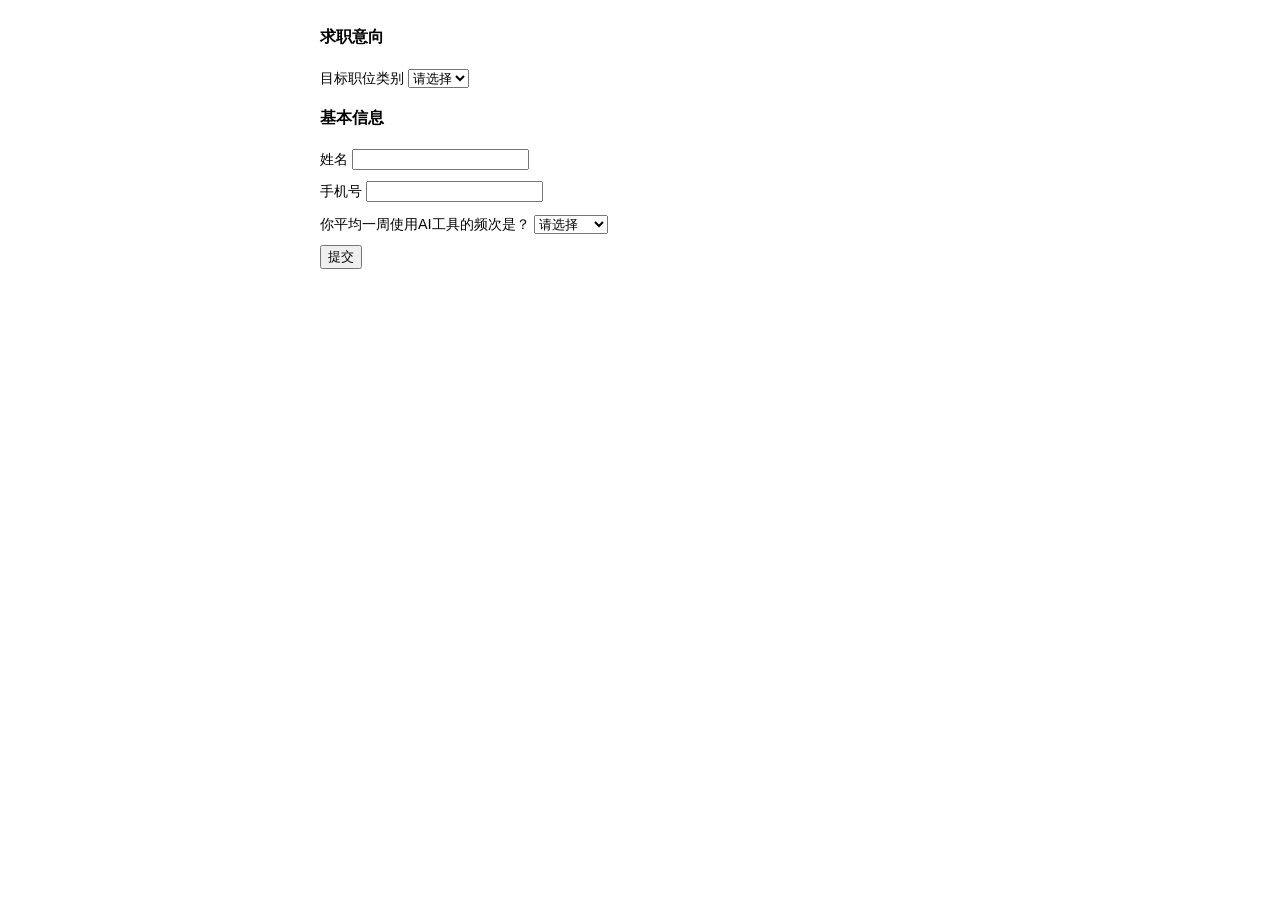
<file: demo/ai_pick_style.html>
<!doctype html>
<html lang="zh-CN">
<head><meta charset="utf-8"><title>Demo · 选项对不上时让 AI 挑最接近的一项</title>
<style>body{font:14px/1.6 system-ui,sans-serif;max-width:640px;margin:24px auto}label{display:block;margin:10px 0}</style></head>
<body>
<h3>求职意向</h3>
<label>目标职位类别 <select data-key="category"><option value="">请选择</option><option>技术</option><option>产品</option><option>政企</option><option>销售</option><option>综合</option></select></label>
<h3>基本信息</h3>
<label>姓名 <input type="text" data-key="name"></label>
<label>手机号 <input type="text" data-key="phone"></label>
<label>你平均一周使用AI工具的频次是？ <select data-key="ai_freq"><option value="">请选择</option><option>每天</option><option>每周几次</option><option>很少</option></select></label>
<button type="button" id="submit">提交</button>
<script>
  window.__formValues = () => {
    const out = {};
    document.querySelectorAll('[data-key]').forEach((e) => { out[e.dataset.key] = e.value; });
    out.__submitted = !!window.__submitted;
    return out;
  };
  document.getElementById('submit').addEventListener('click', () => { window.__submitted = true; });
</script>
</body></html>
</file>
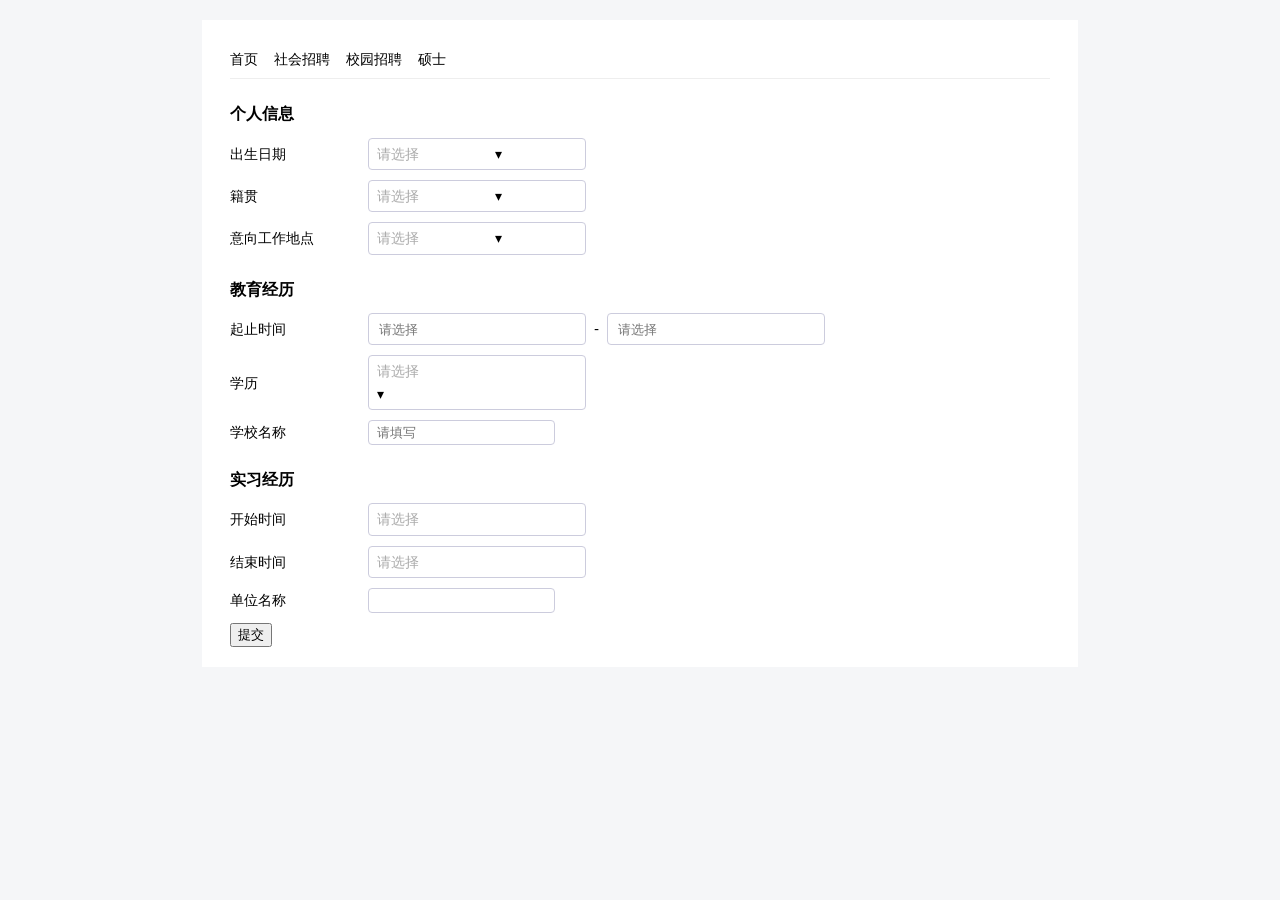
<file: demo/beisen_oppo_style.html>
<!doctype html>
<html lang="zh-CN">
<head>
<meta charset="utf-8">
<title>Demo · 北森 phoenix + OPPO Element Plus 复刻</title>
<style>
  body { font: 14px/1.6 system-ui, sans-serif; margin: 0; background: #f5f6f8; }
  .page { max-width: 820px; margin: 20px auto; background: #fff; padding: 20px 28px; }
  nav { display: flex; gap: 16px; padding: 8px 0; border-bottom: 1px solid #eee; }
  h3.section-title { margin: 22px 0 8px; }
  .phoenix-formItem, .el-form-item { display: grid; grid-template-columns: 130px 1fr; gap: 8px; margin: 10px 0; align-items: center; }
  .phoenix-select, .el-select, .el-date-editor { display: inline-flex; align-items: center; gap: 6px; min-width: 200px;
    border: 1px solid #ccd; border-radius: 4px; padding: 4px 8px; cursor: pointer; }
  .phoenix-select ul { list-style: none; margin: 0; padding: 0; }
  .phoenix-select input, .el-date-editor input { border: 0; outline: 0; width: 60px; }
  .phoenix-select__placeHolder--show, .el-select__placeholder.is-transparent { color: #aaa; }
  .el-form-item__content { display: flex; gap: 8px; align-items: center; }
  .el-input { border: 1px solid #ccd; border-radius: 4px; padding: 4px 8px; }
  .phoenix-selectList__listItem, .el-select-dropdown__item, .area-item-container { list-style: none; padding: 3px 8px; cursor: pointer; }
  .el-month-table td { padding: 4px 8px; cursor: pointer; }
</style>
</head>
<body>
<div class="page">
  <!-- 页面顶部的导航：以前下拉没打开时，工具会把这些当成选项 -->
  <nav><span class="menu-item">首页</span><span class="menu-item">社会招聘</span><span class="menu-item">校园招聘</span><span class="menu-item">硕士</span></nav>

  <h3 class="section-title">个人信息</h3>
  <div class="phoenix-formItem"><div class="phoenix-formItem__label">出生日期</div><div class="phoenix-formItem__content">
    <div class="phoenix-select phoenix-select--editable" data-date="date" data-key="birth"><div class="phoenix-select__placeHolder phoenix-select__placeHolder--show">请选择</div>
      <ul class="phoenix-select__content"><li class="phoenix-select__inputWrapper"><input class="phoenix-select__input"></li></ul><div class="phoenix-select__switchArrow">▾</div></div></div></div>
  <div class="phoenix-formItem"><div class="phoenix-formItem__label">籍贯</div><div class="phoenix-formItem__content">
    <div class="phoenix-select phoenix-select--editable" data-area data-key="hometown"><div class="phoenix-select__placeHolder phoenix-select__placeHolder--show">请选择</div>
      <ul class="phoenix-select__content"><li class="phoenix-select__inputWrapper"><input class="phoenix-select__input"></li></ul><div class="phoenix-select__switchArrow">▾</div></div></div></div>
  <div class="phoenix-formItem"><div class="phoenix-formItem__label">意向工作地点</div><div class="phoenix-formItem__content">
    <div class="phoenix-select phoenix-select--editable" data-key="city" data-options="安徽省/合肥市,广东省/广州市,北京市,天津市,重庆市,湖北省/武汉市,四川省/成都市,陕西省/西安市,江苏省/南京市,浙江省/杭州市,上海市,广东省/深圳市">
      <div class="phoenix-select__placeHolder phoenix-select__placeHolder--show">请选择</div>
      <ul class="phoenix-select__content"><li class="phoenix-select__inputWrapper"><input class="phoenix-select__input"></li></ul><div class="phoenix-select__switchArrow">▾</div></div></div></div>

  <h3 class="section-title">教育经历</h3>
  <div class="el-form-item"><label class="el-form-item__label">起止时间</label><div class="el-form-item__content">
    <div class="el-input el-date-editor el-date-editor--month" role="combobox" aria-controls="ep-pop-1" data-key="edu_start">
      <div class="el-input__wrapper"><input class="el-input__inner" readonly placeholder="请选择"></div></div>
    <span>-</span>
    <div class="el-input el-date-editor el-date-editor--month" role="combobox" aria-controls="ep-pop-2" data-key="edu_end">
      <div class="el-input__wrapper"><input class="el-input__inner" readonly placeholder="请选择"></div></div>
  </div></div>
  <div class="el-form-item"><label class="el-form-item__label">学历</label><div class="el-form-item__content">
    <div class="el-select" data-key="degree" data-options="本科,硕士研究生,博士研究生"><div class="el-select__wrapper">
      <div class="el-select__selection"><div class="el-select__placeholder is-transparent">请选择</div></div><div class="el-select__suffix">▾</div></div></div></div></div>
  <div class="el-form-item"><label class="el-form-item__label">学校名称</label><div class="el-form-item__content">
    <input class="el-input" data-key="school" placeholder="请填写"></div></div>

  <h3 class="section-title">实习经历</h3>
  <div class="phoenix-formItem"><div class="phoenix-formItem__label">开始时间</div><div class="phoenix-formItem__content">
    <div class="phoenix-select phoenix-select--editable" data-date="month" data-key="work_start"><div class="phoenix-select__placeHolder phoenix-select__placeHolder--show">请选择</div>
      <ul class="phoenix-select__content"><li class="phoenix-select__inputWrapper"><input class="phoenix-select__input"></li></ul></div></div></div>
  <div class="phoenix-formItem"><div class="phoenix-formItem__label">结束时间</div><div class="phoenix-formItem__content">
    <div class="phoenix-select phoenix-select--editable" data-date="month" data-key="work_end"><div class="phoenix-select__placeHolder phoenix-select__placeHolder--show">请选择</div>
      <ul class="phoenix-select__content"><li class="phoenix-select__inputWrapper"><input class="phoenix-select__input"></li></ul></div></div></div>
  <div class="phoenix-formItem"><div class="phoenix-formItem__label">单位名称</div><div class="phoenix-formItem__content">
    <input class="el-input" data-key="company"></div></div>

  <button type="button" data-submit>提交</button>
</div>
<script src="real-widgets.js"></script>
</body>
</html>
</file>
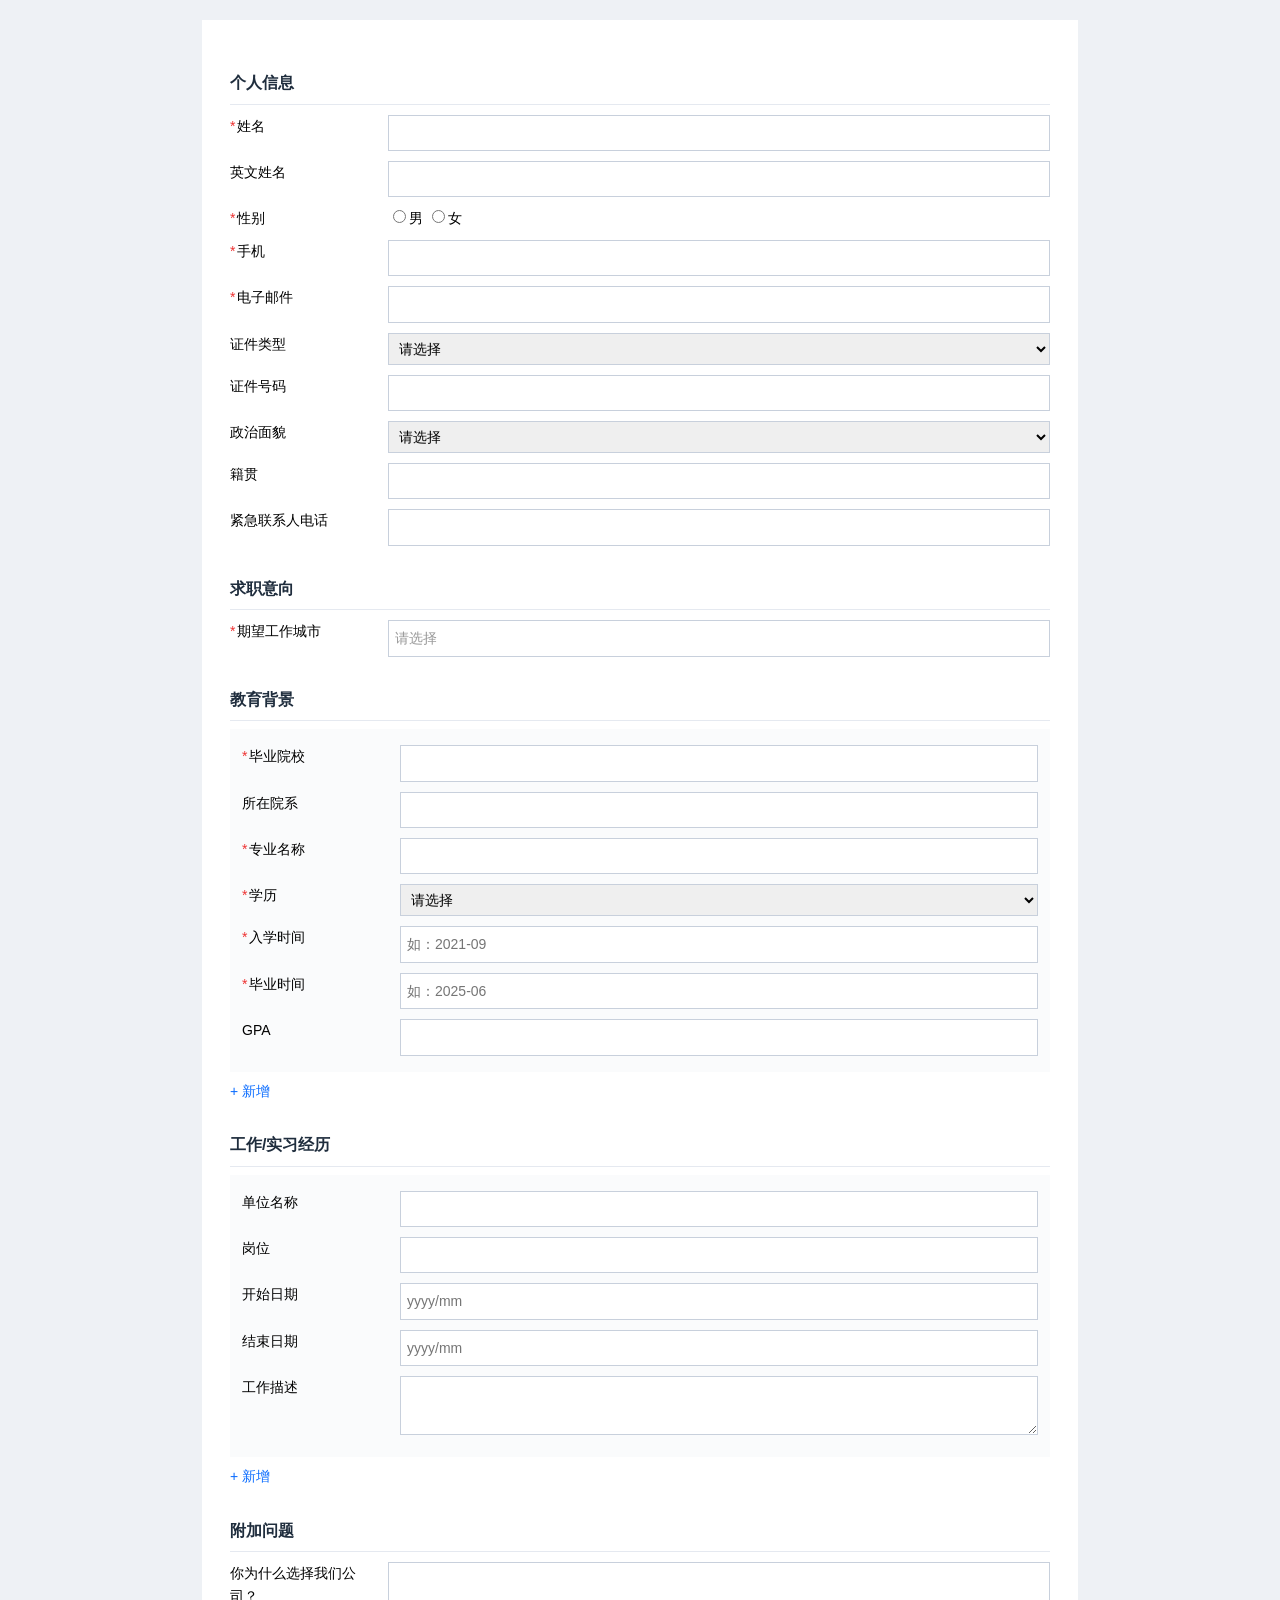
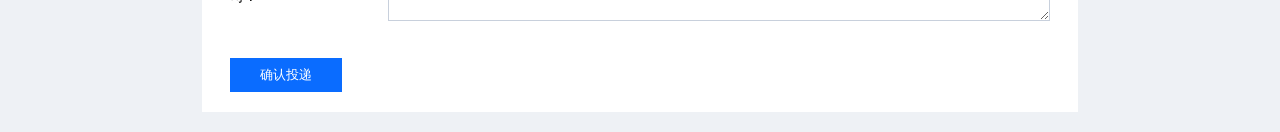
<file: demo/beisen_style.html>
<!doctype html>
<html lang="zh-CN">
<head>
<meta charset="utf-8">
<title>Demo · 北森风格网申表单</title>
<style>
  body { font: 14px/1.6 "Microsoft YaHei", sans-serif; background: #eef1f5; margin: 0; }
  .wrap { max-width: 820px; margin: 20px auto; background: #fff; padding: 20px 28px; }
  .phoenix-section__title { font-size: 16px; font-weight: bold; color: #1f2d3d; border-bottom: 1px solid #e5e9f0; padding: 8px 0; margin-top: 22px; }
  .phoenix-formItem { display: grid; grid-template-columns: 150px 1fr; gap: 8px; margin: 10px 0; }
  .phoenix-formItem__label .required { color: #e33; margin-right: 2px; }
  .phoenix-input, .phoenix-textarea, select { width: 100%; box-sizing: border-box; padding: 6px; border: 1px solid #c8d0dc; font: inherit; }
  .phoenix-select { position: relative; border: 1px solid #c8d0dc; padding: 6px; cursor: pointer; }
  .phoenix-select__value.empty { color: #999; }
  .phoenix-select__dropdown { position: absolute; left: 0; right: 0; top: 100%; background: #fff; border: 1px solid #c8d0dc; list-style: none; margin: 0; padding: 0; z-index: 9; display: none; }
  .phoenix-select.open .phoenix-select__dropdown { display: block; }
  .phoenix-select__dropdown li { padding: 4px 8px; }
  .phoenix-select__dropdown li:hover { background: #eef4ff; }
  .edu-card { background: #fafbfc; padding: 6px 12px; margin: 8px 0; }
  .link-add { color: #0a6cff; cursor: pointer; }
  .btn-submit { background: #0a6cff; color: #fff; border: 0; padding: 8px 30px; margin-top: 20px; }
</style>
</head>
<body>
<div class="wrap">
  <div class="phoenix-section__title">个人信息</div>
  <div class="phoenix-formItem"><div class="phoenix-formItem__label"><span class="required">*</span>姓名</div>
    <div class="phoenix-formItem__content"><input class="phoenix-input" data-key="name"></div></div>
  <div class="phoenix-formItem"><div class="phoenix-formItem__label">英文姓名</div>
    <div class="phoenix-formItem__content"><input class="phoenix-input" data-key="name_en"></div></div>
  <div class="phoenix-formItem"><div class="phoenix-formItem__label"><span class="required">*</span>性别</div>
    <div class="phoenix-formItem__content"><span class="phoenix-radio-group" data-key="gender">
      <label class="phoenix-radio"><input type="radio" name="gender" value="M"><span>男</span></label>
      <label class="phoenix-radio"><input type="radio" name="gender" value="F"><span>女</span></label></span></div></div>
  <div class="phoenix-formItem"><div class="phoenix-formItem__label"><span class="required">*</span>手机</div>
    <div class="phoenix-formItem__content"><input class="phoenix-input" data-key="phone"></div></div>
  <div class="phoenix-formItem"><div class="phoenix-formItem__label"><span class="required">*</span>电子邮件</div>
    <div class="phoenix-formItem__content"><input class="phoenix-input" data-key="email"></div></div>
  <div class="phoenix-formItem"><div class="phoenix-formItem__label">证件类型</div>
    <div class="phoenix-formItem__content"><select data-key="id_type"><option value="">请选择</option><option value="1">居民身份证</option><option value="2">护照</option></select></div></div>
  <div class="phoenix-formItem"><div class="phoenix-formItem__label">证件号码</div>
    <div class="phoenix-formItem__content"><input class="phoenix-input" data-key="id_number"></div></div>
  <div class="phoenix-formItem"><div class="phoenix-formItem__label">政治面貌</div>
    <div class="phoenix-formItem__content"><select data-key="political"><option value="">请选择</option><option value="a">中共党员</option><option value="b">共青团员</option><option value="c">群众</option></select></div></div>
  <div class="phoenix-formItem"><div class="phoenix-formItem__label">籍贯</div>
    <div class="phoenix-formItem__content"><input class="phoenix-input" data-key="hometown"></div></div>
  <div class="phoenix-formItem"><div class="phoenix-formItem__label">紧急联系人电话</div>
    <div class="phoenix-formItem__content"><input class="phoenix-input" data-key="emergency"></div></div>

  <div class="phoenix-section__title">求职意向</div>
  <div class="phoenix-formItem"><div class="phoenix-formItem__label"><span class="required">*</span>期望工作城市</div>
    <div class="phoenix-formItem__content">
      <div class="phoenix-select" data-key="exp_city"><span class="phoenix-select__value empty">请选择</span>
        <ul class="phoenix-select__dropdown"><li role="option">北京</li><li role="option">上海</li><li role="option">杭州</li><li role="option">深圳</li></ul></div></div></div>

  <div class="phoenix-section__title">教育背景</div>
  <div id="edu">
    <div class="edu-card">
      <div class="phoenix-formItem"><div class="phoenix-formItem__label"><span class="required">*</span>毕业院校</div>
        <div class="phoenix-formItem__content"><input class="phoenix-input" data-f="school"></div></div>
      <div class="phoenix-formItem"><div class="phoenix-formItem__label">所在院系</div>
        <div class="phoenix-formItem__content"><input class="phoenix-input" data-f="college"></div></div>
      <div class="phoenix-formItem"><div class="phoenix-formItem__label"><span class="required">*</span>专业名称</div>
        <div class="phoenix-formItem__content"><input class="phoenix-input" data-f="major"></div></div>
      <div class="phoenix-formItem"><div class="phoenix-formItem__label"><span class="required">*</span>学历</div>
        <div class="phoenix-formItem__content"><select data-f="degree"><option value="">请选择</option><option value="1">本科</option><option value="2">硕士</option><option value="3">博士</option></select></div></div>
      <div class="phoenix-formItem"><div class="phoenix-formItem__label"><span class="required">*</span>入学时间</div>
        <div class="phoenix-formItem__content"><input class="phoenix-input" data-f="start" placeholder="如：2021-09"></div></div>
      <div class="phoenix-formItem"><div class="phoenix-formItem__label"><span class="required">*</span>毕业时间</div>
        <div class="phoenix-formItem__content"><input class="phoenix-input" data-f="end" placeholder="如：2025-06"></div></div>
      <div class="phoenix-formItem"><div class="phoenix-formItem__label">GPA</div>
        <div class="phoenix-formItem__content"><input class="phoenix-input" data-f="gpa"></div></div>
    </div>
  </div>
  <span class="link-add" id="add-edu">+ 新增</span>

  <div class="phoenix-section__title">工作/实习经历</div>
  <div id="work">
    <div class="edu-card">
      <div class="phoenix-formItem"><div class="phoenix-formItem__label">单位名称</div>
        <div class="phoenix-formItem__content"><input class="phoenix-input" data-f="company"></div></div>
      <div class="phoenix-formItem"><div class="phoenix-formItem__label">岗位</div>
        <div class="phoenix-formItem__content"><input class="phoenix-input" data-f="title"></div></div>
      <div class="phoenix-formItem"><div class="phoenix-formItem__label">开始日期</div>
        <div class="phoenix-formItem__content"><input class="phoenix-input" data-f="start" placeholder="yyyy/mm"></div></div>
      <div class="phoenix-formItem"><div class="phoenix-formItem__label">结束日期</div>
        <div class="phoenix-formItem__content"><input class="phoenix-input" data-f="end" placeholder="yyyy/mm"></div></div>
      <div class="phoenix-formItem"><div class="phoenix-formItem__label">工作描述</div>
        <div class="phoenix-formItem__content"><textarea class="phoenix-textarea" data-f="desc"></textarea></div></div>
    </div>
  </div>
  <span class="link-add" id="add-work">+ 新增</span>

  <div class="phoenix-section__title">附加问题</div>
  <div class="phoenix-formItem"><div class="phoenix-formItem__label">你为什么选择我们公司？</div>
    <div class="phoenix-formItem__content"><textarea class="phoenix-textarea" data-key="why_us"></textarea></div></div>

  <button class="btn-submit" id="submit" type="button">确认投递</button>
</div>
<script>
  window.__submitted = false;
  document.getElementById('submit').addEventListener('click', () => { window.__submitted = true; });

  // 北森风格自定义下拉：click 打开，选项 role=option
  document.addEventListener('click', (e) => {
    const li = e.target.closest('.phoenix-select__dropdown li');
    const sel = e.target.closest('.phoenix-select');
    document.querySelectorAll('.phoenix-select.open').forEach((s) => { if (s !== sel) s.classList.remove('open'); });
    if (li && sel) {
      sel.dataset.value = li.textContent;
      const v = sel.querySelector('.phoenix-select__value');
      v.textContent = li.textContent; v.classList.remove('empty');
      sel.classList.remove('open');
    } else if (sel) sel.classList.toggle('open');
  });

  let n = 1;
  function addCard(id) {
    const list = document.getElementById(id);
    const c = list.firstElementChild.cloneNode(true);
    c.querySelectorAll('input, textarea').forEach((el) => { el.value = ''; });
    c.querySelectorAll('select').forEach((el) => { el.selectedIndex = 0; });
    list.appendChild(c);
    n++;
  }
  document.getElementById('add-edu').addEventListener('click', () => addCard('edu'));
  document.getElementById('add-work').addEventListener('click', () => addCard('work'));

  function val(el) {
    if (el.tagName === 'SELECT') return el.selectedIndex > 0 ? el.options[el.selectedIndex].text : '';
    if (el.classList.contains('phoenix-select')) return el.dataset.value || '';
    if (el.classList.contains('phoenix-radio-group')) { const c = el.querySelector('input:checked'); return c ? c.parentElement.textContent.trim() : ''; }
    return el.value;
  }
  window.__formValues = () => {
    const out = {};
    document.querySelectorAll('[data-key]').forEach((el) => { out[el.dataset.key] = val(el); });
    [['edu', 'edu'], ['work', 'work']].forEach(([id, p]) => {
      [...document.getElementById(id).children].forEach((b, i) => {
        b.querySelectorAll('[data-f]').forEach((el) => { out[`${p}.${i}.${el.dataset.f}`] = val(el); });
      });
    });
    out.__submitted = window.__submitted;
    return out;
  };
</script>
</body>
</html>
</file>
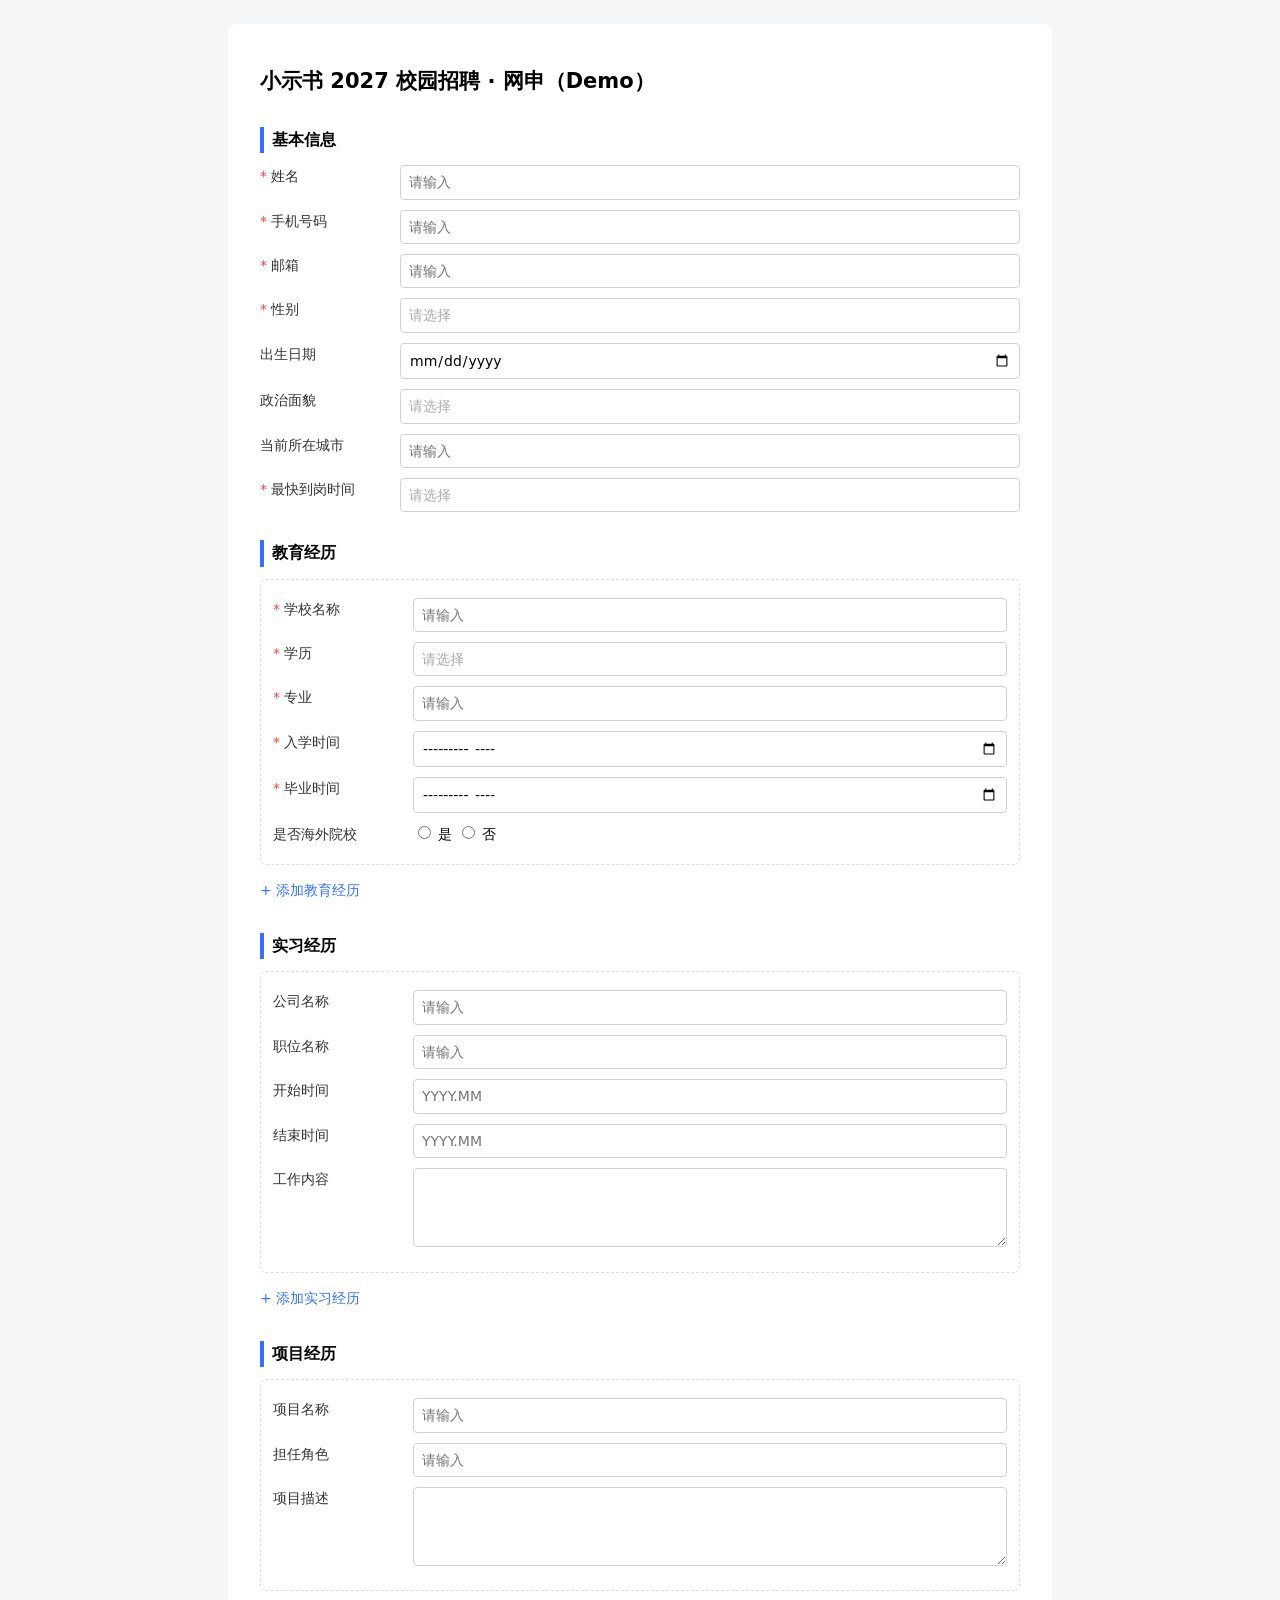
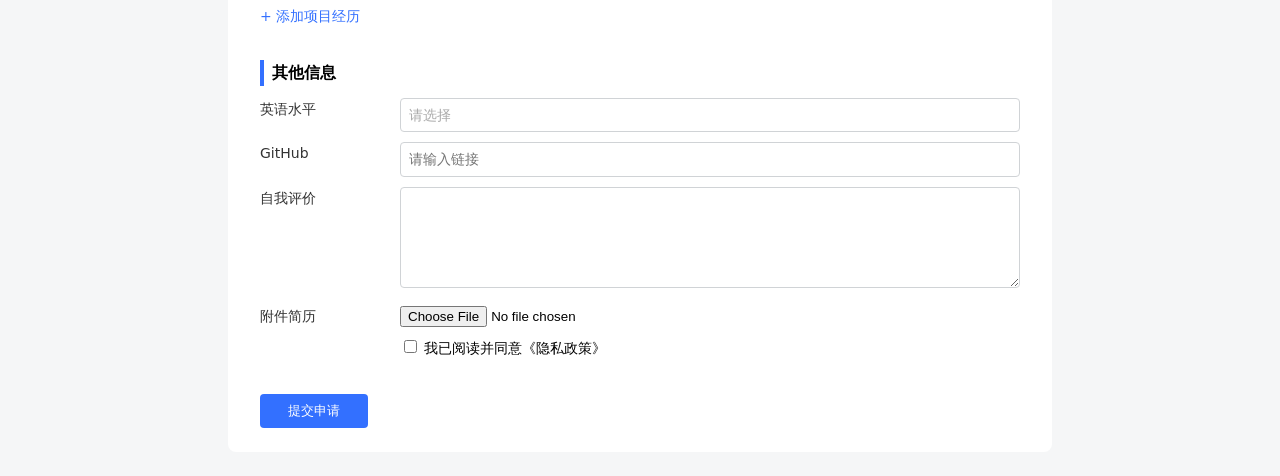
<file: demo/feishu_style.html>
<!doctype html>
<html lang="zh-CN">
<head>
<meta charset="utf-8">
<title>Demo · 飞书/Ant Design 风格网申表单</title>
<style>
  body { font: 14px/1.6 system-ui, sans-serif; background: #f5f6f7; margin: 0; }
  .page { max-width: 760px; margin: 24px auto; background: #fff; padding: 24px 32px; border-radius: 8px; }
  h3.section-title { border-left: 4px solid #3370ff; padding-left: 8px; margin: 28px 0 12px; }
  .block { border: 1px dashed #ddd; padding: 8px 12px; margin-bottom: 10px; border-radius: 6px; }
  .ant-form-item { display: flex; margin: 10px 0; align-items: flex-start; }
  .ant-form-item-label { width: 140px; flex: none; color: #333; }
  .ant-form-item-required::before { content: "*"; color: #f54a45; margin-right: 4px; }
  .ant-form-item-control { flex: 1; }
  .ant-input, textarea.ant-input { width: 100%; box-sizing: border-box; padding: 5px 8px; border: 1px solid #d0d3d6; border-radius: 4px; font: inherit; }
  .ant-select { position: relative; border: 1px solid #d0d3d6; border-radius: 4px; padding: 5px 8px; cursor: pointer; min-height: 22px; }
  .ant-select-selection-placeholder { color: #aaa; }
  .ant-select-dropdown { position: absolute; background: #fff; border: 1px solid #ddd; box-shadow: 0 4px 12px rgba(0,0,0,.12); z-index: 1000; min-width: 200px; }
  .ant-select-item-option { padding: 5px 12px; cursor: pointer; }
  .ant-select-item-option:hover { background: #f0f4ff; }
  .add-btn { color: #3370ff; cursor: pointer; display: inline-block; margin: 4px 0; }
  .submit { margin-top: 24px; background: #3370ff; color: #fff; border: 0; padding: 8px 28px; border-radius: 4px; }
</style>
</head>
<body>
<div class="page">
  <h2>小示书 2027 校园招聘 · 网申（Demo）</h2>

  <h3 class="section-title">基本信息</h3>
  <div class="ant-form-item"><div class="ant-form-item-label"><label class="ant-form-item-required">姓名</label></div>
    <div class="ant-form-item-control"><input class="ant-input" data-key="name" placeholder="请输入"></div></div>
  <div class="ant-form-item"><div class="ant-form-item-label"><label class="ant-form-item-required">手机号码</label></div>
    <div class="ant-form-item-control"><input class="ant-input" type="tel" data-key="phone" placeholder="请输入"></div></div>
  <div class="ant-form-item"><div class="ant-form-item-label"><label class="ant-form-item-required">邮箱</label></div>
    <div class="ant-form-item-control"><input class="ant-input" type="email" data-key="email" placeholder="请输入"></div></div>
  <div class="ant-form-item"><div class="ant-form-item-label"><label class="ant-form-item-required">性别</label></div>
    <div class="ant-form-item-control"><div class="ant-select" data-key="gender" data-options="男,女"><div class="ant-select-selector"><span class="ant-select-selection-placeholder">请选择</span></div></div></div></div>
  <div class="ant-form-item"><div class="ant-form-item-label"><label>出生日期</label></div>
    <div class="ant-form-item-control"><input class="ant-input" type="date" data-key="birth"></div></div>
  <div class="ant-form-item"><div class="ant-form-item-label"><label>政治面貌</label></div>
    <div class="ant-form-item-control"><div class="ant-select" data-key="political" data-options="中共党员,中共预备党员,共青团员,群众,其他"><div class="ant-select-selector"><span class="ant-select-selection-placeholder">请选择</span></div></div></div></div>
  <div class="ant-form-item"><div class="ant-form-item-label"><label>当前所在城市</label></div>
    <div class="ant-form-item-control"><input class="ant-input" data-key="city" placeholder="请输入"></div></div>
  <div class="ant-form-item"><div class="ant-form-item-label"><label class="ant-form-item-required">最快到岗时间</label></div>
    <div class="ant-form-item-control"><div class="ant-select" data-key="available" data-options="随时到岗,一周内,一个月内,三个月内"><div class="ant-select-selector"><span class="ant-select-selection-placeholder">请选择</span></div></div></div></div>

  <h3 class="section-title">教育经历</h3>
  <div id="edu-list">
    <div class="block edu">
      <div class="ant-form-item"><div class="ant-form-item-label"><label class="ant-form-item-required">学校名称</label></div>
        <div class="ant-form-item-control"><input class="ant-input" data-f="school" placeholder="请输入"></div></div>
      <div class="ant-form-item"><div class="ant-form-item-label"><label class="ant-form-item-required">学历</label></div>
        <div class="ant-form-item-control"><div class="ant-select" data-f="degree" data-options="大专,本科,硕士研究生,博士研究生"><div class="ant-select-selector"><span class="ant-select-selection-placeholder">请选择</span></div></div></div></div>
      <div class="ant-form-item"><div class="ant-form-item-label"><label class="ant-form-item-required">专业</label></div>
        <div class="ant-form-item-control"><input class="ant-input" data-f="major" placeholder="请输入"></div></div>
      <div class="ant-form-item"><div class="ant-form-item-label"><label class="ant-form-item-required">入学时间</label></div>
        <div class="ant-form-item-control"><input class="ant-input" type="month" data-f="start"></div></div>
      <div class="ant-form-item"><div class="ant-form-item-label"><label class="ant-form-item-required">毕业时间</label></div>
        <div class="ant-form-item-control"><input class="ant-input" type="month" data-f="end"></div></div>
      <div class="ant-form-item"><div class="ant-form-item-label"><label>是否海外院校</label></div>
        <div class="ant-form-item-control"><span class="radio-group">
          <label><input type="radio" name="overseas-0" value="1"> 是</label>
          <label><input type="radio" name="overseas-0" value="0"> 否</label></span></div></div>
    </div>
  </div>
  <span class="add-btn" id="add-edu">+ 添加教育经历</span>

  <h3 class="section-title">实习经历</h3>
  <div id="work-list">
    <div class="block work">
      <div class="ant-form-item"><div class="ant-form-item-label"><label>公司名称</label></div>
        <div class="ant-form-item-control"><input class="ant-input" data-f="company" placeholder="请输入"></div></div>
      <div class="ant-form-item"><div class="ant-form-item-label"><label>职位名称</label></div>
        <div class="ant-form-item-control"><input class="ant-input" data-f="title" placeholder="请输入"></div></div>
      <div class="ant-form-item"><div class="ant-form-item-label"><label>开始时间</label></div>
        <div class="ant-form-item-control"><input class="ant-input" data-f="start" placeholder="YYYY.MM"></div></div>
      <div class="ant-form-item"><div class="ant-form-item-label"><label>结束时间</label></div>
        <div class="ant-form-item-control"><input class="ant-input" data-f="end" placeholder="YYYY.MM"></div></div>
      <div class="ant-form-item"><div class="ant-form-item-label"><label>工作内容</label></div>
        <div class="ant-form-item-control"><textarea class="ant-input" rows="3" data-f="desc"></textarea></div></div>
    </div>
  </div>
  <span class="add-btn" id="add-work">+ 添加实习经历</span>

  <h3 class="section-title">项目经历</h3>
  <div id="proj-list">
    <div class="block proj">
      <div class="ant-form-item"><div class="ant-form-item-label"><label>项目名称</label></div>
        <div class="ant-form-item-control"><input class="ant-input" data-f="name" placeholder="请输入"></div></div>
      <div class="ant-form-item"><div class="ant-form-item-label"><label>担任角色</label></div>
        <div class="ant-form-item-control"><input class="ant-input" data-f="role" placeholder="请输入"></div></div>
      <div class="ant-form-item"><div class="ant-form-item-label"><label>项目描述</label></div>
        <div class="ant-form-item-control"><textarea class="ant-input" rows="3" data-f="desc"></textarea></div></div>
    </div>
  </div>
  <span class="add-btn" id="add-proj">+ 添加项目经历</span>

  <h3 class="section-title">其他信息</h3>
  <div class="ant-form-item"><div class="ant-form-item-label"><label>英语水平</label></div>
    <div class="ant-form-item-control"><div class="ant-select" data-key="english" data-options="CET-4,CET-6,雅思,托福,无"><div class="ant-select-selector"><span class="ant-select-selection-placeholder">请选择</span></div></div></div></div>
  <div class="ant-form-item"><div class="ant-form-item-label"><label>GitHub</label></div>
    <div class="ant-form-item-control"><input class="ant-input" data-key="github" placeholder="请输入链接"></div></div>
  <div class="ant-form-item"><div class="ant-form-item-label"><label>自我评价</label></div>
    <div class="ant-form-item-control"><textarea class="ant-input" rows="4" data-key="intro"></textarea></div></div>
  <div class="ant-form-item"><div class="ant-form-item-label"><label>附件简历</label></div>
    <div class="ant-form-item-control"><input type="file" data-key="resume"></div></div>
  <div class="ant-form-item"><div class="ant-form-item-label"></div>
    <div class="ant-form-item-control"><label><input type="checkbox" data-key="consent"> 我已阅读并同意《隐私政策》</label></div></div>

  <button class="submit" id="submit" type="button">提交申请</button>
</div>

<script>
  window.__submitted = false;
  // 模拟站点解析简历：上传后往表单里写入（部分错误的）解析结果，和小红书实测一样
  document.querySelector('[data-key=resume]').addEventListener('change', () => {
    setTimeout(() => {
      const name = document.querySelector('[data-key=name]');
      name.value = '解析出错的名字';
      const major = document.querySelector('#edu-list [data-f=major]');
      major.value = '数据';
    }, 300);
  });
  document.getElementById('submit').addEventListener('click', () => { window.__submitted = true; alert('已提交'); });

  // ---- 模仿 Ant Design Select：mousedown 打开，弹层挂在 body 上 ----
  let openDropdown = null;
  function closeDropdown() { if (openDropdown) { openDropdown.remove(); openDropdown = null; } }
  document.addEventListener('mousedown', (e) => {
    const sel = e.target.closest('.ant-select');
    if (!sel) { if (!e.target.closest('.ant-select-dropdown')) closeDropdown(); return; }
    closeDropdown();
    const r = sel.getBoundingClientRect();
    const dd = document.createElement('div');
    dd.className = 'ant-select-dropdown';
    dd.style.left = (r.left + scrollX) + 'px';
    dd.style.top = (r.bottom + scrollY + 2) + 'px';
    sel.dataset.options.split(',').forEach((opt) => {
      const item = document.createElement('div');
      item.className = 'ant-select-item ant-select-item-option';
      item.innerHTML = '<div class="ant-select-item-option-content"></div>';
      item.firstChild.textContent = opt;
      item.addEventListener('click', () => {
        sel.dataset.value = opt;
        sel.querySelector('.ant-select-selector').innerHTML = '<span class="ant-select-selection-item"></span>';
        sel.querySelector('.ant-select-selection-item').textContent = opt;
        closeDropdown();
      });
      dd.appendChild(item);
    });
    document.body.appendChild(dd);
    openDropdown = dd;
  });

  // ---- 可重复段落 ----
  let counter = 1;
  function addBlock(listId) {
    const list = document.getElementById(listId);
    const tpl = list.firstElementChild.cloneNode(true);
    tpl.querySelectorAll('input, textarea').forEach((el) => {
      if (el.type === 'radio') { el.checked = false; el.name = el.name.replace(/-\d+$/, '-' + counter); }
      else el.value = '';
    });
    tpl.querySelectorAll('.ant-select').forEach((s) => {
      delete s.dataset.value;
      s.querySelector('.ant-select-selector').innerHTML = '<span class="ant-select-selection-placeholder">请选择</span>';
    });
    counter++;
    list.appendChild(tpl);
  }
  document.getElementById('add-edu').addEventListener('click', () => addBlock('edu-list'));
  document.getElementById('add-work').addEventListener('click', () => addBlock('work-list'));
  document.getElementById('add-proj').addEventListener('click', () => addBlock('proj-list'));

  // ---- 测试用：读出整张表的值 ----
  function val(el) {
    if (!el) return '';
    if (el.classList.contains('ant-select')) return el.dataset.value || '';
    if (el.classList.contains('radio-group')) { const c = el.querySelector('input:checked'); return c ? c.parentElement.textContent.trim() : ''; }
    if (el.type === 'checkbox') return el.checked;
    return el.value;
  }
  window.__formValues = () => {
    const out = {};
    document.querySelectorAll('[data-key]').forEach((el) => { out[el.dataset.key] = val(el); });
    [['edu-list', 'edu'], ['work-list', 'work'], ['proj-list', 'proj']].forEach(([id, p]) => {
      [...document.getElementById(id).children].forEach((b, i) => {
        b.querySelectorAll('[data-f]').forEach((el) => { out[`${p}.${i}.${el.dataset.f}`] = val(el); });
        const rg = b.querySelector('.radio-group');
        if (rg) out[`${p}.${i}.overseas`] = val(rg);
      });
    });
    out.__submitted = window.__submitted;
    return out;
  };
</script>
</body>
</html>
</file>
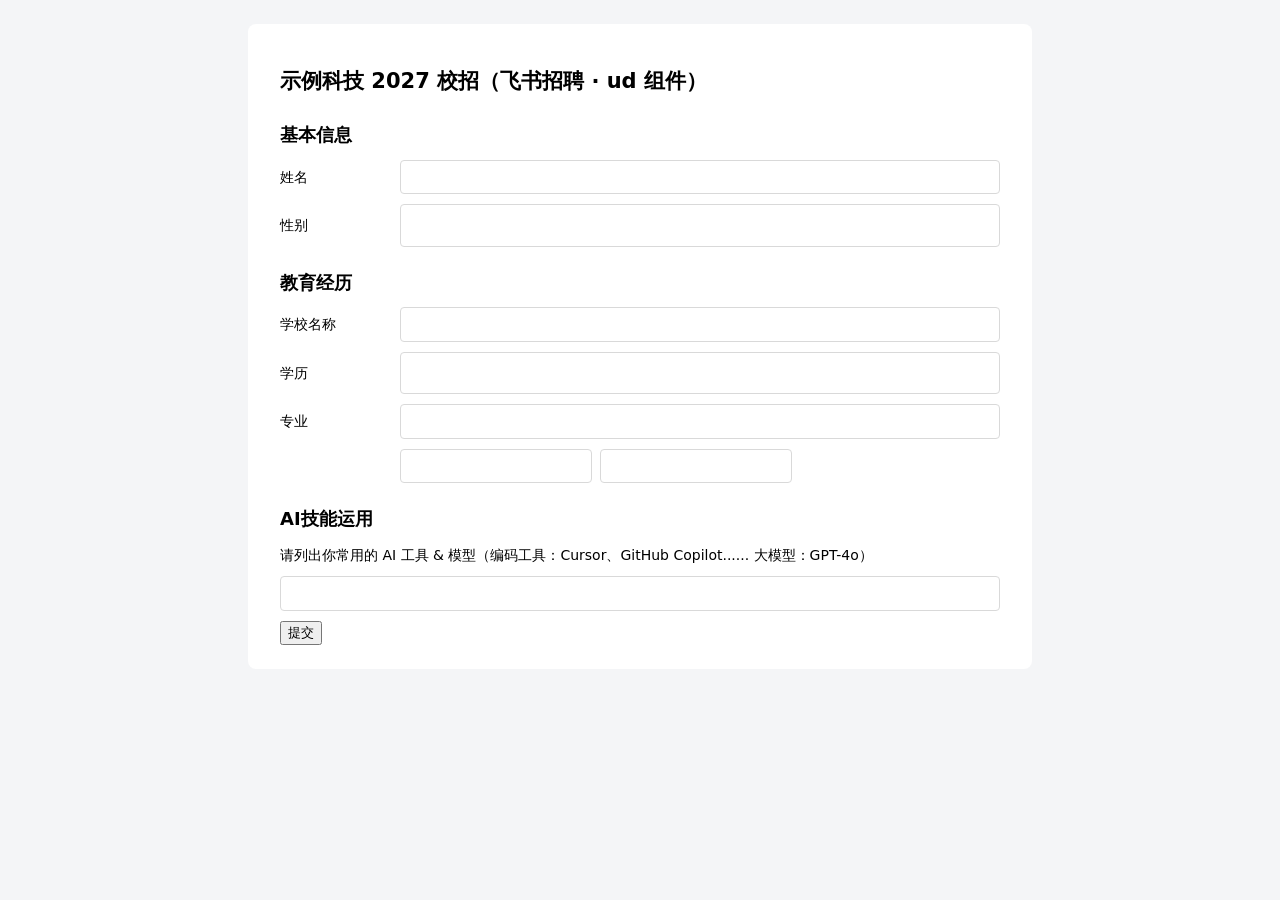
<file: demo/feishu_ud_style.html>
<!doctype html>
<html lang="zh-CN">
<head>
<meta charset="utf-8">
<title>Demo · 飞书招聘 ud 组件结构复刻（得物，2026-10-09 诊断）</title>
<style>
  body { font: 14px/1.6 system-ui, sans-serif; background: #f4f5f7; margin: 0; }
  .page { max-width: 720px; margin: 24px auto; background: #fff; padding: 24px 32px; border-radius: 8px; }
  .sec-title { font-size: 18px; font-weight: 600; margin: 22px 0 10px; }
  .row { display: flex; margin: 10px 0; align-items: center; }
  .row > label { width: 120px; flex: none; }
  .row .ctl { flex: 1; }
  .ud__native-input, .ud__input input { width: 100%; box-sizing: border-box; padding: 5px 8px; border: 1px solid #d9d9d9; border-radius: 4px; font: inherit; }
  .ud__select { position: relative; }
  .ud__select__selector { border: 1px solid #d9d9d9; border-radius: 4px; padding: 4px 8px; min-height: 24px; cursor: pointer; position: relative; }
  .ud__select__selector__item { position: absolute; left: 8px; top: 4px; pointer-events: none; }
  .ud__select__selector__search__input { border: 0; outline: 0; background: transparent; cursor: pointer; }
  .ud__select__dropdown { position: absolute; z-index: 10; background: #fff; border: 1px solid #ddd; box-shadow: 0 6px 16px rgba(0,0,0,.12); min-width: 200px; }
  .ud__select__list__item { padding: 5px 12px; cursor: pointer; }
  .ud__select__list__item:hover { background: #eef3ff; }
  .pair { display: flex; gap: 8px; }
</style>
</head>
<body>
<div class="page">
  <h2>示例科技 2027 校招（飞书招聘 · ud 组件）</h2>

  <div class="sec-title">基本信息</div>
  <div class="row"><label>姓名</label><div class="ctl ud__input"><input class="ud__native-input" data-key="name"></div></div>
  <div class="row"><label>性别</label><div class="ctl">
    <div class="ud__select" data-key="gender" data-options="男|女|保密">
      <div class="ud__select__selector"><div class="ud__select__selector__content"><div class="ud__select__selector__placeholder"></div>
        <div class="ud__select__selector__search"><input class="ud__select__selector__search__input ud__native-input" role="combobox" autocomplete="off" type="search" readonly value=""></div></div></div>
    </div></div></div>

  <div class="sec-title">教育经历</div>
  <div class="row"><label>学校名称</label><div class="ctl ud__input"><input class="ud__native-input" data-key="school"></div></div>
  <div class="row"><label>学历</label><div class="ctl">
    <div class="ud__select" data-key="degree" data-options="博士|MBA|硕士|本科|大专|高中">
      <div class="ud__select__selector"><div class="ud__select__selector__content"><div class="ud__select__selector__placeholder"></div>
        <div class="ud__select__selector__search"><input class="ud__select__selector__search__input ud__native-input" role="combobox" autocomplete="off" type="search" readonly value=""></div></div></div>
    </div></div></div>
  <div class="row"><label>专业</label><div class="ctl ud__input"><input class="ud__native-input" data-key="major"></div></div>
  <!-- 日期范围框：没有标签，也没有占位文字 -->
  <div class="row"><label></label><div class="ctl pair">
    <div class="throne-biz-date-range-picker-input ud__input"><input class="ud__native-input" data-key="edu_start"></div>
    <div class="throne-biz-date-range-picker-input ud__input"><input class="ud__native-input" data-key="edu_end"></div></div></div>

  <div class="sec-title">AI技能运用</div>
  <div class="row"><label style="width:auto;flex:1">请列出你常用的 AI 工具 &amp; 模型（编码工具：Cursor、GitHub Copilot...... 大模型：GPT-4o）</label></div>
  <div class="row"><div class="ctl ud__input"><input class="ud__native-input" data-key="ai_tools"></div></div>

  <button type="button" id="submit">提交</button>
</div>
<script>
  // 下拉层只创建一次，之后反复显示 / 隐藏（和真实站点一致）；选项类名是 BEM 的 ud__select__list__item
  let dd = null;
  let owner = null;
  const values = {};
  function ensureDropdown() {
    if (dd) return dd;
    dd = document.createElement('div');
    dd.style.cssText = 'position:absolute;top:0;left:0;width:100%';
    dd.innerHTML = '<div class="ud__select__dropdown"><div class="ud__select__list"><div class="ud__select__list__menu"><div class="rc-virtual-list"><div class="rc-virtual-list-holder"><div class="rc-virtual-list-holder-inner"></div></div></div></div></div></div>';
    document.body.appendChild(dd);
    return dd;
  }
  function close() { if (dd) dd.style.display = 'none'; owner = null; }
  document.querySelectorAll('.ud__select').forEach((sel) => {
    sel.addEventListener('click', (e) => {
      e.stopPropagation();
      if (owner === sel) return close();
      const d = ensureDropdown();
      const inner = d.querySelector('.rc-virtual-list-holder-inner');
      inner.innerHTML = '';
      sel.dataset.options.split('|').forEach((t) => {
        const item = document.createElement('div');
        item.innerHTML = '<div class="ud__select__list__item"><div><span><span></span></span></div><div class="ud__select__list__item__check"></div></div>';
        item.querySelector('span span').textContent = t;
        item.querySelector('.ud__select__list__item').addEventListener('click', (ev) => {
          ev.stopPropagation();
          values[sel.dataset.key] = t;
          sel.querySelector('.ud__select__selector').insertAdjacentHTML('beforeend', '');
          let shown = sel.querySelector('.ud__select__selector__item');
          if (!shown) {
            shown = document.createElement('span');
            shown.className = 'ud__select__selector__item';
            sel.querySelector('.ud__select__selector').appendChild(shown);
          }
          shown.textContent = t;
          close();
        });
        inner.appendChild(item);
      });
      const r = sel.getBoundingClientRect();
      d.firstChild.style.top = (window.scrollY + r.bottom) + 'px';
      d.firstChild.style.left = (window.scrollX + r.left) + 'px';
      d.style.display = '';
      owner = sel;
    });
  });
  document.addEventListener('click', close);
  window.__formValues = () => {
    const out = { ...values };
    document.querySelectorAll('input[data-key]').forEach((i) => { out[i.dataset.key] = i.value; });
    out.__submitted = !!window.__submitted;
    return out;
  };
  document.getElementById('submit').addEventListener('click', () => { window.__submitted = true; });
</script>
</body>
</html>
</file>
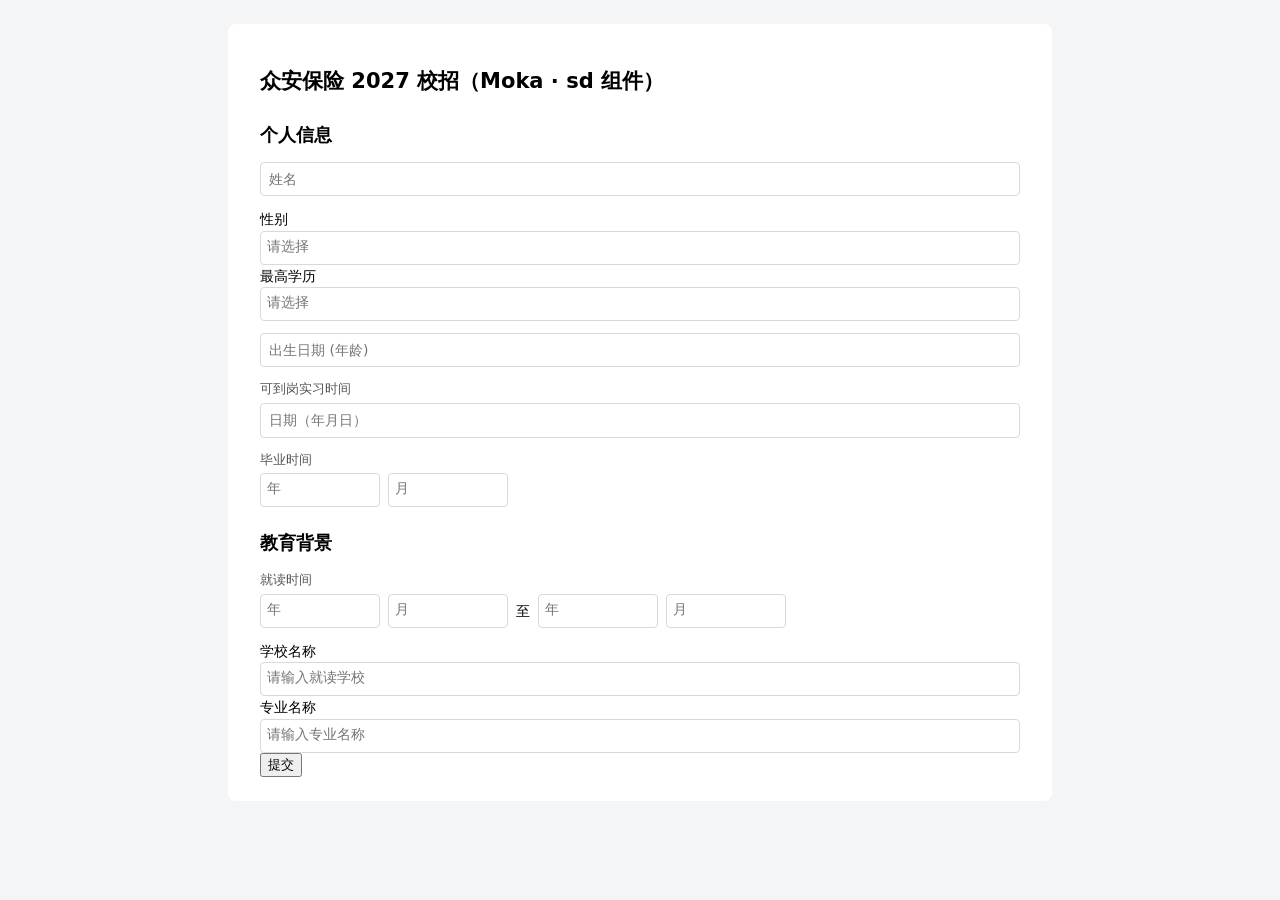
<file: demo/moka_sd_style.html>
<!doctype html>
<html lang="zh-CN">
<head>
<meta charset="utf-8">
<title>Demo · Moka sd- 组件结构复刻（众安保险，2026-10-09 诊断）</title>
<style>
  body { font: 14px/1.6 system-ui, sans-serif; background: #f4f5f7; margin: 0; }
  .page { max-width: 760px; margin: 24px auto; background: #fff; padding: 24px 32px; border-radius: 8px; }
  .sec-h { font-size: 18px; font-weight: 600; margin: 22px 0 10px; }
  .item-row { margin: 12px 0; }
  .item-row > .cap { color: #555; font-size: 13px; margin-bottom: 3px; }
  input[type=text] { box-sizing: border-box; padding: 5px 8px; border: 1px solid #d9d9d9; border-radius: 4px; font: inherit; }
  .full { width: 100%; }
  .month-range, .month-range-select { display: flex; gap: 8px; align-items: center; }
  .item-half { width: 120px; }
  .sd-Select-container { position: relative; display: block; border: 1px solid #d9d9d9; border-radius: 4px; cursor: pointer; padding: 3px 6px; min-height: 26px; }
  .sd-Select-container input { border: 0; outline: 0; width: 100%; cursor: pointer; background: transparent; padding: 0; }
  .sd-Input-display-value { position: absolute; left: 6px; top: 3px; pointer-events: none; }
  .sd-Dropdown-dropdown { position: absolute; z-index: 20; background: #fff; border: 1px solid #ddd; box-shadow: 0 6px 16px rgba(0,0,0,.12); min-width: 120px; }
  .sd-Select-scrollable { max-height: 220px; overflow-y: auto; }
  .sd-Menu-content-item { padding: 4px 12px; cursor: pointer; }
  .sd-Menu-content-item:hover { background: #eef3ff; }
  .sd-panal-menu-wrapper { width: 260px; padding: 8px; }
  .sd-basic-selector { display: flex; align-items: center; justify-content: space-between; margin-bottom: 6px; }
  .sd-Icon-container { display: inline-block; width: 22px; height: 22px; background: #eee; border-radius: 3px; cursor: pointer; text-align: center; line-height: 22px; }
  .sd-basic-year-row, .sd-basic-day-row { display: flex; gap: 4px; margin-bottom: 4px; }
  .sd-basic-year-wrapper { flex: 1; text-align: center; }
  .sd-basic-year-item, .sd-basic-day-item { padding: 3px 0; cursor: pointer; border-radius: 3px; }
  .sd-basic-year-item:hover, .sd-basic-day-item:hover { background: #eef3ff; }
  .sd-basic-day-cell { width: 14.28%; text-align: center; }
</style>
</head>
<body>
<div class="page">
  <h2>众安保险 2027 校招（Moka · sd 组件）</h2>

  <div class="sec"><h3 class="sec-h">个人信息</h3>
  <div class="item-row"><input type="text" class="full" placeholder="姓名" data-key="name"></div>
  <div class="apply-field Select apply-filed-padding"><div class="title"><span><span>性别</span></span><span class="required-asterisk"></span></div>
    <div class="ctrl"><div class="sd-Tooltip-container w-full"><div class="sd-Dropdown-container" data-key="gender">
      <label class="sd-Input-container sd-Select-container select no-adaptive sd-Input-lg"><span class="sd-Input-display-value"></span><input type="text" placeholder="请选择" autocomplete="off" data-kind="gender"></label>
    </div></div></div></div>
  <div class="apply-field Select apply-filed-padding"><div class="title"><span><span>最高学历</span></span></div>
    <div class="ctrl"><div class="sd-Tooltip-container w-full"><div class="sd-Dropdown-container" data-key="degree">
      <label class="sd-Input-container sd-Select-container select no-adaptive sd-Input-lg"><span class="sd-Input-display-value"></span><input type="text" placeholder="请选择" autocomplete="off" data-kind="degree"></label>
    </div></div></div></div>
  <div class="item-row"><input type="text" class="full" readonly placeholder="出生日期 (年龄)" data-key="birth" id="birth"></div>
  <div class="item-row"><div class="cap">可到岗实习时间</div><input type="text" class="full" readonly placeholder="日期（年月日）" data-key="avail" id="avail"></div>
  <div class="item-row"><div class="cap">毕业时间</div>
    <div class="month-range date_info" data-key="grad">
      <div class="item-half"><label class="sd-Input-container sd-Select-container"><span class="sd-Input-display-value"></span><input type="text" placeholder="年" autocomplete="off" data-kind="year"></label></div>
      <div class="item-half"><label class="sd-Input-container sd-Select-container"><span class="sd-Input-display-value"></span><input type="text" placeholder="月" autocomplete="off" data-kind="month"></label></div>
    </div></div>

  </div><div class="sec"><h3 class="sec-h">教育背景</h3>
  <div class="item-row"><div class="cap">就读时间</div>
    <div class="month-range-select date_info" data-key="period">
      <div class="item-half"><label class="sd-Input-container sd-Select-container"><span class="sd-Input-display-value"></span><input type="text" placeholder="年" autocomplete="off" data-kind="year"></label></div>
      <div class="item-half"><label class="sd-Input-container sd-Select-container"><span class="sd-Input-display-value"></span><input type="text" placeholder="月" autocomplete="off" data-kind="month"></label></div>
      <span>至</span>
      <div class="item-half"><label class="sd-Input-container sd-Select-container"><span class="sd-Input-display-value"></span><input type="text" placeholder="年" autocomplete="off" data-kind="year"></label></div>
      <div class="item-half"><label class="sd-Input-container sd-Select-container"><span class="sd-Input-display-value"></span><input type="text" placeholder="月" autocomplete="off" data-kind="month"></label></div>
    </div></div>
  <div class="apply-field string_info apply-filed-padding"><div class="title"><span><span>学校名称</span></span><span class="required-asterisk"></span></div>
    <div class="ctrl"><div class="sd-Dropdown-container"><label class="sd-Input-container sd-Select-container sd-Input-lg" style="display:block" data-search="school"><span class="sd-Input-display-value"></span><input type="text" class="full" placeholder="请输入就读学校" data-key="school" autocomplete="off"></label><span></span></div></div></div>
  <div class="apply-field string_info apply-filed-padding"><div class="title"><span><span>专业名称</span></span></div>
    <div class="ctrl"><div class="sd-Tooltip-container w-full"><div class="sd-Dropdown-container"><label class="sd-Input-container sd-Select-container no-adaptive sd-Input-lg" style="display:block"><span class="sd-Input-display-value"></span><input type="text" class="full" placeholder="请输入专业名称" data-key="major"></label><span></span></div></div></div></div>

  </div>
  <button type="button" id="submit">提交</button>
</div>
<script>
  // ---- 年 / 月下拉：弹层只创建一次，反复显示 / 隐藏 ----
  let dd = null, owner = null;
  const years = []; for (let y = 2126; y >= 1980; y--) years.push(String(y));
  const months = []; for (let m = 1; m <= 12; m++) months.push(m + '月');
  function ensure() {
    if (dd) return dd;
    dd = document.createElement('div');
    dd.className = 'sd-Dropdown-dropdown';
    document.body.appendChild(dd);
    return dd;
  }
  function closeDd() { if (dd) dd.style.display = 'none'; owner = null; }
  document.querySelectorAll('.sd-Select-container:not([data-search])').forEach((lab) => {
    const inp = lab.querySelector('input');
    lab.addEventListener('click', (e) => {
      e.stopPropagation();
      if (owner === lab) return closeDd();
      const d = ensure();
      const opts = { year: years, month: months, gender: ['男', '女'], degree: ['博士', 'MBA', '硕士', '本科', '大专', '高中'] }[inp.dataset.kind];
      d.innerHTML = '<div class="sd-Select-menu"><div class="sd-Select-scrollable"></div></div>';
      const box = d.querySelector('.sd-Select-scrollable');
      opts.forEach((t) => {
        const c = document.createElement('div');
        c.className = 'sd-Menu-container';
        c.innerHTML = '<div class="sd-Menu-content sd-Menu-leftItem"><div class="sd-Menu-content-item"><span data-key="sugar.select.label"></span></div></div>';
        c.querySelector('span').textContent = t;
        c.querySelector('.sd-Menu-content-item').addEventListener('click', (ev) => {
          ev.stopPropagation();
          lab.querySelector('.sd-Input-display-value').textContent = t;
          closeDd();
        });
        box.appendChild(c);
      });
      const r = lab.getBoundingClientRect();
      d.style.top = (window.scrollY + r.bottom) + 'px';
      d.style.left = (window.scrollX + r.left) + 'px';
      d.style.display = '';
      owner = lab;
    });
  });
  // ---- 学校：带候选的搜索框。输入后显示匹配项；不从候选里点选，失焦时内容会被清掉（和众安一致） ----
  const SCHOOLS = ['示例大学', '示例大学附属学院', '示例理工大学', 'The University of Edinburgh'];  // 中文名「爱丁堡大学」不在库里，只有英文名
  document.querySelectorAll('[data-search="school"]').forEach((lab) => {
    const inp = lab.querySelector('input');
    let chosen = '';
    const show = () => {
      const d = ensure();
      const hits = SCHOOLS.filter((x) => inp.value && x.includes(inp.value));
      d.innerHTML = '<div class="sd-Select-menu"><div class="sd-Select-scrollable"></div></div>';
      const box = d.querySelector('.sd-Select-scrollable');
      if (!hits.length) box.innerHTML = '<div class="sd-Empty-empty-wrapper"><div class="sd-foundation-body-primary">暂无选项</div></div>';
      hits.forEach((t) => {
        const c = document.createElement('div');
        c.className = 'sd-Menu-container';
        c.innerHTML = '<div class="sd-Menu-content sd-Menu-leftItem"><div class="sd-Menu-content-item"><span data-key="sugar.select.label"></span></div></div>';
        c.querySelector('span').textContent = t;
        c.querySelector('.sd-Menu-content-item').addEventListener('click', (ev) => {
          ev.stopPropagation(); chosen = t; inp.value = t; closeDd();
        });
        box.appendChild(c);
      });
      const r = lab.getBoundingClientRect();
      d.style.top = (window.scrollY + r.bottom) + 'px'; d.style.left = (window.scrollX + r.left) + 'px'; d.style.display = ''; owner = lab;
    };
    inp.addEventListener('input', () => { chosen = ''; show(); });
    inp.addEventListener('focus', () => { if (inp.value) show(); });
    inp.addEventListener('blur', () => setTimeout(() => { if (inp.value !== chosen) inp.value = ''; }, 150));
  });
  document.addEventListener('click', () => { closeDd(); closePanel(); });

  // ---- 出生日期面板：年月日三级，类名是 sd-panal-*（官方拼写） ----
  let panel = null;
  const birth = document.getElementById('birth');
  const CN = ['一', '二', '三', '四', '五', '六', '七', '八', '九', '十', '十一', '十二'];
  function closePanel() { if (panel) panel.style.display = 'none'; }
  function renderPanel(state) {
    panel.innerHTML = '<div class="sd-panal-menu-wrapper"></div>';
    const w = panel.firstChild;
    const head = document.createElement('div');
    head.className = 'sd-panal-select-container';
    head.innerHTML = '<div class="sd-basic-selector"><div><span class="sd-Icon-container sd-Icon-icondoubleLeft">«</span></div>'
      + '<div class="sd-basic-selector-content"><span class="sd-basic-selector-year"></span></div>'
      + '<div><span class="sd-Icon-container sd-Icon-icondoubleRight">»</span></div></div>';
    head.querySelector('.sd-basic-selector-year').textContent = state.month ? `${state.year}年${state.month}月` : `${state.year}年`;
    head.querySelector('.sd-Icon-icondoubleLeft').addEventListener('click', (e) => { e.stopPropagation(); state.year--; state.month = 0; renderPanel(state); });
    head.querySelector('.sd-Icon-icondoubleRight').addEventListener('click', (e) => { e.stopPropagation(); state.year++; state.month = 0; renderPanel(state); });
    w.appendChild(head);
    const body = document.createElement('div');
    body.className = 'sd-panal-table-container';
    if (!state.month) {
      let html = '<div class="sd-basic-year-container">';
      for (let r = 0; r < 3; r++) {
        html += '<div class="sd-basic-year-row">';
        for (let c = 0; c < 4; c++) html += `<div class="sd-basic-year-wrapper"><div class="sd-basic-year-item" data-m="${r * 4 + c + 1}">${CN[r * 4 + c]}月</div></div>`;
        html += '</div>';
      }
      body.innerHTML = html + '</div>';
      body.querySelectorAll('.sd-basic-year-item').forEach((it) => it.addEventListener('click', (e) => {
        e.stopPropagation(); state.month = +it.dataset.m; renderPanel(state);
      }));
    } else {
      const n = new Date(state.year, state.month, 0).getDate();
      let html = '<div class="sd-basic-day-container"><div class="sd-basic-day-row" style="flex-wrap:wrap">';
      for (let d = 1; d <= n; d++) html += `<div class="sd-basic-day-cell"><div class="sd-basic-day-item">${d}</div></div>`;
      body.innerHTML = html + '</div></div>';
      body.querySelectorAll('.sd-basic-day-item').forEach((it) => it.addEventListener('click', (e) => {
        e.stopPropagation();
        birth.value = `${state.year}-${String(state.month).padStart(2, '0')}-${String(it.textContent).padStart(2, '0')}`;
        closePanel();
      }));
    }
    w.appendChild(body);
  }
  birth.addEventListener('click', (e) => {
    e.stopPropagation();
    if (!panel) {
      panel = document.createElement('div');
      panel.className = 'sd-Dropdown-dropdown';
      document.body.appendChild(panel);
    }
    renderPanel({ year: 1990, month: 0 });
    const r = birth.getBoundingClientRect();
    panel.style.top = (window.scrollY + r.bottom) + 'px';
    panel.style.left = (window.scrollX + r.left) + 'px';
    panel.style.display = '';
  });
  document.addEventListener('mousedown', (e) => { if (panel && !panel.contains(e.target) && e.target !== birth) closePanel(); });

  // ---- 日视图面板（SHEIN）：标题「2026年 十月」，上 / 下个月按钮是 prev-tool / next-tool，非本月的格子带 sd-basic-fade ----
  let dayPanel = null;
  const avail = document.getElementById('avail');
  function renderDay(st) {
    dayPanel.innerHTML = '<div class="sd-panal-menu-wrapper"></div>';
    const w = dayPanel.firstChild;
    const head = document.createElement('div');
    head.className = 'sd-panal-select-container';
    head.innerHTML = '<div class="sd-basic-selector"><div><span class="sd-Icon-container sd-Icon-icondoubleLeft">«</span>'
      + '<span class="sd-Icon-container sd-Icon-iconleft sd-basic-selector-prev-tool">‹</span></div>'
      + '<div class="sd-basic-selector-content"><span class="sd-basic-selector-year"></span><span class="sd-basic-selector-month"></span></div>'
      + '<div><span class="sd-Icon-container sd-Icon-iconright sd-basic-selector-next-tool">›</span>'
      + '<span class="sd-Icon-container sd-Icon-icondoubleRight">»</span></div></div>';
    head.querySelector('.sd-basic-selector-year').textContent = st.year + '年';
    head.querySelector('.sd-basic-selector-month').textContent = CN[st.month - 1] + '月';
    const go = (dy, dm) => (e) => {
      e.stopPropagation();
      const t = new Date(st.year + dy, st.month - 1 + dm, 1);
      st.year = t.getFullYear(); st.month = t.getMonth() + 1; renderDay(st);
    };
    head.querySelector('.sd-Icon-icondoubleLeft').addEventListener('click', go(-1, 0));
    head.querySelector('.sd-Icon-icondoubleRight').addEventListener('click', go(1, 0));
    head.querySelector('.sd-basic-selector-prev-tool').addEventListener('click', go(0, -1));
    head.querySelector('.sd-basic-selector-next-tool').addEventListener('click', go(0, 1));
    w.appendChild(head);
    const first = new Date(st.year, st.month - 1, 1);
    const offset = (first.getDay() + 6) % 7;  // 周一开头
    const days = new Date(st.year, st.month, 0).getDate();
    const prevDays = new Date(st.year, st.month - 1, 0).getDate();
    let html = '<div class="sd-panal-table-container"><table><thead><tr>' + '一二三四五六日'.split('').map((c) => `<th><div class="sd-basic-date-header">${c}</div></th>`).join('') + '</tr></thead><tbody>';
    for (let i = 0; i < 42; i++) {
      if (i % 7 === 0) html += '<tr>';
      const n = i - offset + 1;
      const fade = n < 1 || n > days;
      const label = n < 1 ? prevDays + n : n > days ? n - days : n;
      html += `<td class="sd-basic-item-wrapper${fade ? ' sd-basic-fade' : ''}"><div class="sd-basic-date-item" data-fade="${fade ? 1 : 0}">${label}</div></td>`;
      if (i % 7 === 6) html += '</tr>';
    }
    w.insertAdjacentHTML('beforeend', html + '</tbody></table></div>');
    w.querySelectorAll('.sd-basic-date-item').forEach((it) => it.addEventListener('click', (e) => {
      e.stopPropagation();
      if (it.dataset.fade === '1') return;
      avail.value = `${st.year}-${String(st.month).padStart(2, '0')}-${String(it.textContent).padStart(2, '0')}`;
      dayPanel.style.display = 'none';
    }));
  }
  avail.addEventListener('click', (e) => {
    e.stopPropagation();
    if (!dayPanel) {
      dayPanel = document.createElement('div');
      dayPanel.className = 'sd-Dropdown-dropdown';
      document.body.appendChild(dayPanel);
    }
    renderDay({ year: 2026, month: 10 });
    const r = avail.getBoundingClientRect();
    dayPanel.style.top = (window.scrollY + r.bottom) + 'px';
    dayPanel.style.left = (window.scrollX + r.left) + 'px';
    dayPanel.style.display = '';
  });
  document.addEventListener('mousedown', (e) => { if (dayPanel && !dayPanel.contains(e.target) && e.target !== avail) dayPanel.style.display = 'none'; });

  window.__formValues = () => {
    const sels = (key) => [...document.querySelectorAll(`[data-key="${key}"] .sd-Input-display-value`)].map((s) => s.textContent);
    const out = {};
    document.querySelectorAll('input[data-key]').forEach((i) => { out[i.dataset.key] = i.value; });
    const g = sels('grad'); out.grad = g.length === 2 && g[0] && g[1] ? `${g[0]}-${String(parseInt(g[1], 10)).padStart(2, '0')}` : g.join('|');
    const p = sels('period');
    const ym = (y, m) => `${y}-${String(parseInt(m, 10)).padStart(2, '0')}`;
    out.period = p.length === 4 && p.every(Boolean) ? `${ym(p[0], p[1])}~${ym(p[2], p[3])}` : p.join('|');
    out.gender = (sels('gender')[0]) || ''; out.degree = (sels('degree')[0]) || '';
    out.__submitted = !!window.__submitted;
    return out;
  };
  document.getElementById('submit').addEventListener('click', () => { window.__submitted = true; });
</script>
</body>
</html>
</file>
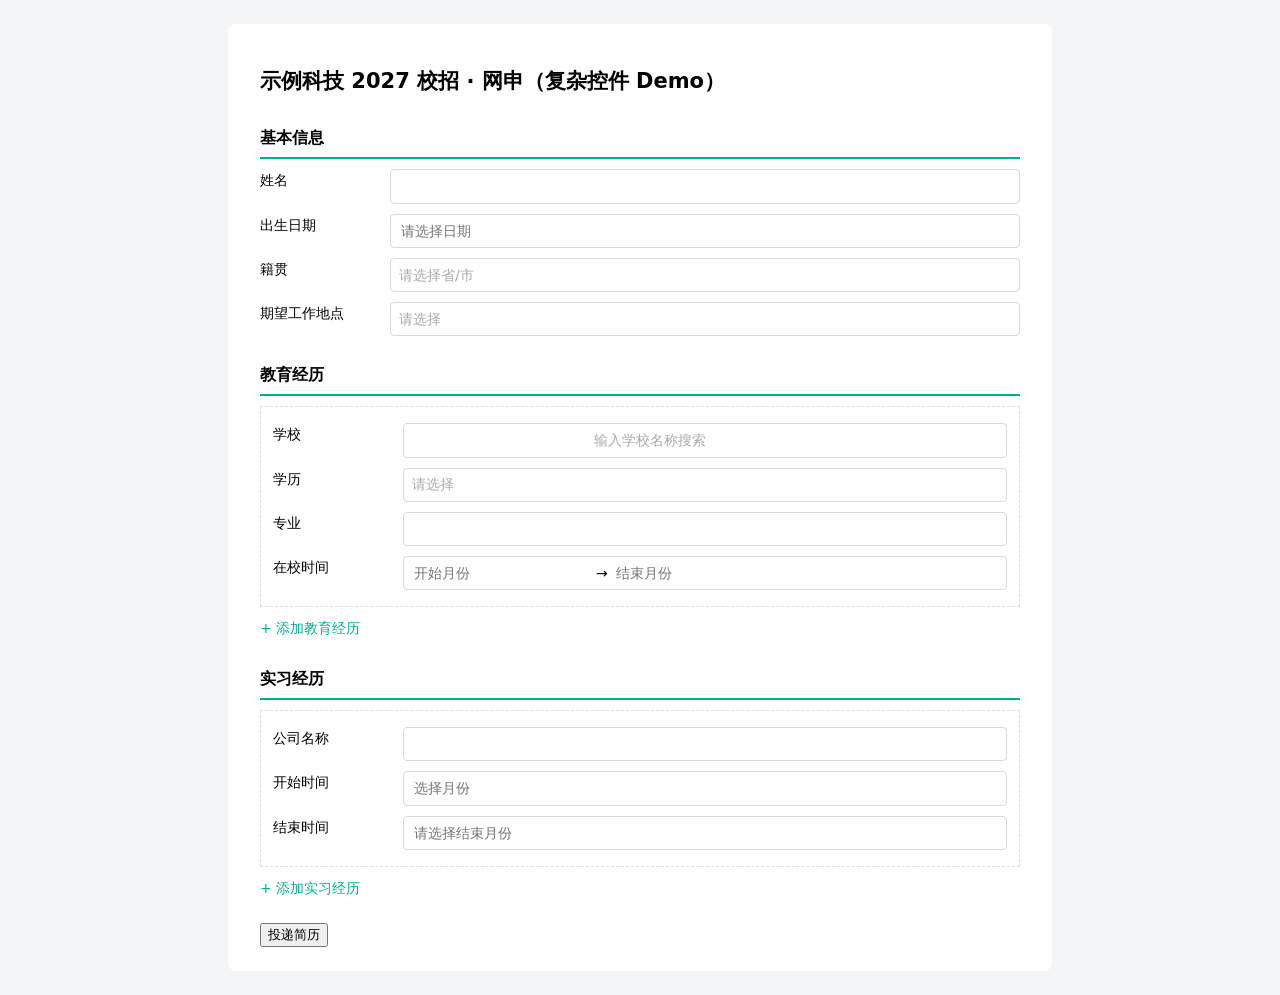
<file: demo/moka_style.html>
<!doctype html>
<html lang="zh-CN">
<head>
<meta charset="utf-8">
<title>Demo · 复杂控件网申表单（日期面板 / 级联 / 远程搜索）</title>
<style>
  body { font: 14px/1.6 system-ui, sans-serif; background: #f4f5f7; margin: 0; }
  .page { max-width: 760px; margin: 24px auto; background: #fff; padding: 24px 32px; border-radius: 8px; }
  h3.form-title { margin: 26px 0 10px; padding-bottom: 6px; border-bottom: 2px solid #00b38a; }
  .block { border: 1px dashed #ddd; padding: 6px 12px; margin-bottom: 10px; }
  .ant-form-item { display: flex; margin: 10px 0; }
  .ant-form-item-label { width: 130px; flex: none; }
  .ant-form-item-control { flex: 1; }
  .ant-input { width: 100%; box-sizing: border-box; padding: 5px 8px; border: 1px solid #d9d9d9; border-radius: 4px; font: inherit; }
  .ant-picker, .ant-select, .el-date-editor { display: flex; gap: 6px; align-items: center; border: 1px solid #d9d9d9; border-radius: 4px; padding: 4px 8px; cursor: pointer; min-height: 24px; }
  .ant-picker input, .el-date-editor input, .ant-select input { border: 0; outline: 0; flex: 1; font: inherit; min-width: 0; background: transparent; }
  .ant-select-selection-placeholder { color: #aaa; }
  .dd { position: absolute; z-index: 1000; background: #fff; border: 1px solid #ddd; box-shadow: 0 6px 16px rgba(0,0,0,.12); padding: 6px; }
  .ant-picker-panels { display: flex; gap: 12px; }
  .ant-picker-header, .el-date-picker__header { display: flex; align-items: center; gap: 4px; padding: 4px; border-bottom: 1px solid #eee; }
  .ant-picker-header-view, .el-date-picker__header-label { flex: 1; text-align: center; }
  .ant-picker-header button, .el-date-picker__header button { border: 0; background: #f2f2f2; min-width: 22px; height: 22px; cursor: pointer; }
  .ant-picker-content td, .el-month-table td { padding: 4px 6px; text-align: center; cursor: pointer; }
  .ant-picker-cell:not(.ant-picker-cell-in-view) { color: #ccc; }
  .ant-cascader-menus { display: flex; }
  .ant-cascader-menu { list-style: none; margin: 0; padding: 0; min-width: 110px; border-right: 1px solid #eee; }
  .ant-cascader-menu-item, .ant-select-item-option { padding: 4px 10px; cursor: pointer; }
  .ant-cascader-menu-item:hover, .ant-select-item-option:hover { background: #e6fff7; }
  .add { color: #00b38a; cursor: pointer; }
</style>
</head>
<body>
<div class="page">
  <h2>示例科技 2027 校招 · 网申（复杂控件 Demo）</h2>

  <h3 class="form-title">基本信息</h3>
  <div class="ant-form-item"><div class="ant-form-item-label"><label>姓名</label></div>
    <div class="ant-form-item-control"><input class="ant-input" data-key="name"></div></div>
  <div class="ant-form-item"><div class="ant-form-item-label"><label>出生日期</label></div>
    <div class="ant-form-item-control"><div class="ant-picker" data-key="birth" data-mode="date">
      <div class="ant-picker-input"><input readonly placeholder="请选择日期"></div></div></div></div>
  <div class="ant-form-item"><div class="ant-form-item-label"><label>籍贯</label></div>
    <div class="ant-form-item-control"><div class="ant-select ant-cascader" data-key="hometown">
      <div class="ant-select-selector"><span class="ant-select-selection-placeholder">请选择省/市</span></div></div></div></div>
  <div class="ant-form-item"><div class="ant-form-item-label"><label>期望工作地点</label></div>
    <div class="ant-form-item-control"><div class="ant-select ant-cascader" data-key="exp_city">
      <div class="ant-select-selector"><span class="ant-select-selection-placeholder">请选择</span></div></div></div></div>

  <h3 class="form-title">教育经历</h3>
  <div id="edu-list">
    <div class="block">
      <div class="ant-form-item"><div class="ant-form-item-label"><label>学校</label></div>
        <div class="ant-form-item-control"><div class="ant-select ant-select-show-search" data-f="school" data-source="schools">
          <div class="ant-select-selector"><span class="ant-select-selection-search"><input class="ant-select-selection-search-input" autocomplete="off"></span>
          <span class="ant-select-selection-placeholder">输入学校名称搜索</span></div></div></div></div>
      <div class="ant-form-item"><div class="ant-form-item-label"><label>学历</label></div>
        <div class="ant-form-item-control"><div class="ant-select" data-f="degree" data-options="本科,硕士,博士">
          <div class="ant-select-selector"><span class="ant-select-selection-placeholder">请选择</span></div></div></div></div>
      <div class="ant-form-item"><div class="ant-form-item-label"><label>专业</label></div>
        <div class="ant-form-item-control"><input class="ant-input" data-f="major"></div></div>
      <div class="ant-form-item"><div class="ant-form-item-label"><label>在校时间</label></div>
        <div class="ant-form-item-control"><div class="ant-picker ant-picker-range" data-f="period" data-mode="month">
          <div class="ant-picker-input"><input readonly placeholder="开始月份"></div><span>→</span>
          <div class="ant-picker-input"><input readonly placeholder="结束月份"></div></div></div></div>
    </div>
  </div>
  <span class="add">+ 添加教育经历</span>

  <h3 class="form-title">实习经历</h3>
  <div id="work-list">
    <div class="block">
      <div class="ant-form-item"><div class="ant-form-item-label"><label>公司名称</label></div>
        <div class="ant-form-item-control"><input class="ant-input" data-f="company"></div></div>
      <div class="ant-form-item"><div class="ant-form-item-label"><label>开始时间</label></div>
        <div class="ant-form-item-control"><div class="el-date-editor el-input" data-f="start">
          <input class="el-input__inner" readonly placeholder="选择月份"></div></div></div>
      <div class="ant-form-item"><div class="ant-form-item-label"><label>结束时间</label></div>
        <div class="ant-form-item-control"><div class="ant-picker" data-f="end" data-mode="month">
          <div class="ant-picker-input"><input placeholder="请选择结束月份"></div></div></div></div>
    </div>
  </div>
  <span class="add">+ 添加实习经历</span>

  <div style="margin-top:24px"><button id="submit" type="button">投递简历</button></div>
</div>

<script>
  window.__submitted = false;
  document.getElementById('submit').onclick = () => { window.__submitted = true; };
  const pad = (n) => String(n).padStart(2, '0');
  const today = new Date();
  const REGIONS = { '北京市': ['北京市'], '上海市': ['上海市'], '江苏省': ['南京市', '苏州市', '无锡市'], '浙江省': ['杭州市', '宁波市'], '安徽省': ['合肥市', '芜湖市'] };
  const SCHOOLS = ['示例大学', '示例大学附属学院', '示例理工大学', '示例师范大学', '另一所大学'];
  const CN = ['一', '二', '三', '四', '五', '六', '七', '八', '九', '十', '十一', '十二'];

  // ---- 弹层管理 ----
  let dd = null;
  function closeDD() { if (dd) { dd.el.remove(); dd = null; } }
  function openDD(owner, cls) {
    closeDD();
    const r = owner.getBoundingClientRect();
    const el = document.createElement('div');
    el.className = 'dd ' + cls;
    el.style.left = (r.left + scrollX) + 'px';
    el.style.top = (r.bottom + scrollY + 2) + 'px';
    document.body.appendChild(el);
    dd = { el, owner };
    return el;
  }
  function btn(cls, text, fn) {
    const b = document.createElement('button');
    b.type = 'button'; b.className = cls; b.textContent = text;
    b.addEventListener('click', fn);
    return b;
  }
  function setSelectText(root, text) {
    root.querySelector('.ant-select-selection-placeholder')?.remove();
    let s = root.querySelector('.ant-select-selection-item');
    if (!s) { s = document.createElement('span'); s.className = 'ant-select-selection-item'; root.querySelector('.ant-select-selector').appendChild(s); }
    s.textContent = text;
  }

  // ---- Ant Design 风格 DatePicker（date / month；input 可只读） ----
  function openAntPicker(root) {
    const mode = root.dataset.mode;
    const cur = (root.dataset.value || '').split('-').map(Number);
    const st = { y: cur[0] || today.getFullYear(), m: cur[1] || today.getMonth() + 1 };
    const el = openDD(root, 'ant-picker-dropdown');
    const commit = (v) => { root.dataset.value = v; root.querySelector('input').value = v; closeDD(); };
    function render() {
      el.innerHTML = '';
      const panel = document.createElement('div'); panel.className = 'ant-picker-panel';
      const h = document.createElement('div'); h.className = 'ant-picker-header';
      const move = (dm) => () => { const t = st.y * 12 + st.m - 1 + dm; st.y = Math.floor(t / 12); st.m = t % 12 + 1; render(); };
      h.appendChild(btn('ant-picker-header-super-prev-btn', '«', move(-12)));
      if (mode === 'date') h.appendChild(btn('ant-picker-header-prev-btn', '‹', move(-1)));
      const view = document.createElement('div'); view.className = 'ant-picker-header-view';
      view.appendChild(btn('ant-picker-year-btn', st.y + '年', () => {}));
      if (mode === 'date') view.appendChild(btn('ant-picker-month-btn', st.m + '月', () => {}));
      h.appendChild(view);
      if (mode === 'date') h.appendChild(btn('ant-picker-header-next-btn', '›', move(1)));
      h.appendChild(btn('ant-picker-header-super-next-btn', '»', move(12)));
      panel.appendChild(h);
      const table = document.createElement('table'); table.className = 'ant-picker-content';
      const cell = (text, inView, fn) => {
        const td = document.createElement('td');
        td.className = 'ant-picker-cell' + (inView ? ' ant-picker-cell-in-view' : '');
        td.innerHTML = '<div class="ant-picker-cell-inner"></div>';
        td.firstChild.textContent = text;
        td.addEventListener('click', fn);
        return td;
      };
      if (mode === 'month') {
        for (let r = 0; r < 4; r++) {
          const tr = table.insertRow();
          for (let c = 0; c < 3; c++) { const k = r * 3 + c + 1; tr.appendChild(cell(k + '月', true, () => commit(`${st.y}-${pad(k)}`))); }
        }
      } else {
        const first = new Date(st.y, st.m - 1, 1);
        const start = new Date(first); start.setDate(1 - ((first.getDay() + 6) % 7));
        for (let r = 0; r < 6; r++) {
          const tr = table.insertRow();
          for (let c = 0; c < 7; c++) {
            const d = new Date(start); d.setDate(start.getDate() + r * 7 + c);
            const v = `${d.getFullYear()}-${pad(d.getMonth() + 1)}-${pad(d.getDate())}`;
            tr.appendChild(cell(String(d.getDate()), d.getMonth() === st.m - 1, () => commit(v)));
          }
        }
      }
      panel.appendChild(table);
      el.appendChild(panel);
    }
    render();
  }

  // ---- Ant Design 风格 RangePicker（month，两个只读 input，左右两块面板）----
  function openRange(root, active) {
    const inputs = root.querySelectorAll('input');
    const st = { y: today.getFullYear() - 1, active };
    const el = openDD(root, 'ant-picker-dropdown ant-picker-dropdown-range');
    dd.setActive = (k) => { st.active = k; };
    function render() {
      el.innerHTML = '';
      const panels = document.createElement('div'); panels.className = 'ant-picker-panels';
      [0, 1].forEach((p) => {
        const panel = document.createElement('div'); panel.className = 'ant-picker-panel';
        const h = document.createElement('div'); h.className = 'ant-picker-header';
        if (p === 0) h.appendChild(btn('ant-picker-header-super-prev-btn', '«', () => { st.y--; render(); }));
        const view = document.createElement('div'); view.className = 'ant-picker-header-view';
        view.appendChild(btn('ant-picker-year-btn', (st.y + p) + '年', () => {}));
        h.appendChild(view);
        if (p === 1) h.appendChild(btn('ant-picker-header-super-next-btn', '»', () => { st.y++; render(); }));
        panel.appendChild(h);
        const table = document.createElement('table'); table.className = 'ant-picker-content';
        for (let r = 0; r < 4; r++) {
          const tr = table.insertRow();
          for (let c = 0; c < 3; c++) {
            const k = r * 3 + c + 1;
            const td = document.createElement('td'); td.className = 'ant-picker-cell ant-picker-cell-in-view';
            td.innerHTML = '<div class="ant-picker-cell-inner"></div>'; td.firstChild.textContent = k + '月';
            td.addEventListener('click', () => {
              inputs[st.active].value = `${st.y + p}-${pad(k)}`;
              if (st.active === 0) { st.active = 1; render(); } else closeDD();
            });
            tr.appendChild(td);
          }
        }
        panel.appendChild(table);
        panels.appendChild(panel);
      });
      el.appendChild(panels);
    }
    render();
  }

  // ---- Element 风格月份选择（中文月份、d-arrow 图标按钮）----
  function openElMonth(root) {
    const st = { y: today.getFullYear() };
    const el = openDD(root, 'el-picker-panel el-date-picker');
    function render() {
      el.innerHTML = '';
      const h = document.createElement('div'); h.className = 'el-date-picker__header';
      h.appendChild(btn('el-picker-panel__icon-btn el-icon-d-arrow-left', '', () => { st.y--; render(); }));
      const label = document.createElement('span'); label.className = 'el-date-picker__header-label'; label.textContent = st.y + ' 年';
      h.appendChild(label);
      h.appendChild(btn('el-picker-panel__icon-btn el-icon-d-arrow-right', '', () => { st.y++; render(); }));
      el.appendChild(h);
      const table = document.createElement('table'); table.className = 'el-month-table';
      for (let r = 0; r < 3; r++) {
        const tr = table.insertRow();
        for (let c = 0; c < 4; c++) {
          const k = r * 4 + c + 1;
          const td = document.createElement('td');
          td.innerHTML = '<div><a class="cell"></a></div>'; td.querySelector('a').textContent = CN[k - 1] + '月';
          td.addEventListener('click', () => { root.dataset.value = `${st.y}-${pad(k)}`; root.querySelector('input').value = root.dataset.value; closeDD(); });
          tr.appendChild(td);
        }
      }
      el.appendChild(table);
    }
    render();
  }

  // ---- 级联选择（省 → 市）----
  function openCascader(root) {
    const path = [];
    const el = openDD(root, 'ant-select-dropdown ant-cascader-dropdown');
    function render() {
      el.innerHTML = '<div class="ant-cascader-menus"></div>';
      const menus = el.firstChild;
      const cols = [Object.keys(REGIONS)];
      if (path[0]) cols.push(REGIONS[path[0]]);
      cols.forEach((items, level) => {
        const ul = document.createElement('ul'); ul.className = 'ant-cascader-menu';
        items.forEach((name) => {
          const li = document.createElement('li'); li.className = 'ant-cascader-menu-item';
          li.innerHTML = '<div class="ant-cascader-menu-item-content"></div>'; li.firstChild.textContent = name;
          li.addEventListener('click', () => {
            path.length = level; path.push(name);
            if (level === 0) render();
            else { root.dataset.value = path.join('/'); setSelectText(root, path.join(' / ')); closeDD(); }
          });
          ul.appendChild(li);
        });
        menus.appendChild(ul);
      });
    }
    render();
  }

  // ---- 普通下拉与远程搜索下拉 ----
  function openSelect(root, query) {
    const el = (dd && dd.owner === root) ? dd.el : openDD(root, 'ant-select-dropdown');
    el.innerHTML = '';
    let opts = root.dataset.options ? root.dataset.options.split(',') : [];
    if (root.dataset.source === 'schools') opts = query ? SCHOOLS.filter((s) => s.includes(query)) : [];
    if (!opts.length) { el.innerHTML = '<div class="ant-select-item-empty">请输入关键词搜索</div>'; return; }
    opts.forEach((o) => {
      const it = document.createElement('div'); it.className = 'ant-select-item ant-select-item-option';
      it.innerHTML = '<div class="ant-select-item-option-content"></div>'; it.firstChild.textContent = o;
      it.addEventListener('click', () => {
        root.dataset.value = o; setSelectText(root, o);
        const inp = root.querySelector('input'); if (inp) inp.value = '';
        closeDD();
      });
      el.appendChild(it);
    });
  }
  let searchTimer = null;
  document.addEventListener('input', (e) => {
    const root = e.target.closest('.ant-select-show-search');
    if (!root) return;
    clearTimeout(searchTimer);
    searchTimer = setTimeout(() => openSelect(root, e.target.value.trim()), 300); // 模拟远程搜索延迟
  });

  // ---- 打开/关闭 ----
  document.addEventListener('mousedown', (e) => {
    if (dd && dd.el.contains(e.target)) return;
    const range = e.target.closest('.ant-picker-range');
    const picker = e.target.closest('.ant-picker');
    const elp = e.target.closest('.el-date-editor');
    const cas = e.target.closest('.ant-cascader');
    const sel = e.target.closest('.ant-select');
    if (range) {
      const k = Math.max(0, [...range.querySelectorAll('input')].indexOf(e.target.closest('input')));
      if (dd && dd.owner === range) dd.setActive(k); else openRange(range, k);
    } else if (picker) { if (!dd || dd.owner !== picker) openAntPicker(picker); }
    else if (elp) { if (!dd || dd.owner !== elp) openElMonth(elp); }
    else if (cas) { if (!dd || dd.owner !== cas) openCascader(cas); }
    else if (sel) { if (!dd || dd.owner !== sel) openSelect(sel, ''); }
    else closeDD();
  });
  document.addEventListener('keydown', (e) => {
    if (e.key === 'Escape') { closeDD(); return; }
    // AntD：可输入的 picker 输入合法日期后回车才生效
    const picker = e.target.closest && e.target.closest('.ant-picker:not(.ant-picker-range)');
    if (e.key === 'Enter' && picker && !e.target.readOnly) {
      const ok = picker.dataset.mode === 'month' ? /^\d{4}-\d{2}$/ : /^\d{4}-\d{2}-\d{2}$/;
      if (ok.test(e.target.value)) { picker.dataset.value = e.target.value; closeDD(); }
    }
  });
  // 失焦时未回车确认的输入会被丢弃（与 AntD 行为一致）
  document.addEventListener('focusout', (e) => {
    const picker = e.target.closest && e.target.closest('.ant-picker:not(.ant-picker-range)');
    if (picker && !e.target.readOnly) e.target.value = picker.dataset.value || '';
  });

  // ---- 可重复段落 ----
  document.querySelectorAll('.add').forEach((a) => a.addEventListener('click', () => {
    const list = a.previousElementSibling;
    const c = list.firstElementChild.cloneNode(true);
    c.querySelectorAll('input').forEach((i) => { i.value = ''; });
    c.querySelectorAll('[data-value]').forEach((x) => { delete x.dataset.value; });
    c.querySelectorAll('.ant-select-selection-item').forEach((x) => x.remove());
    list.appendChild(c);
  }));

  // ---- 测试用 ----
  function val(el) {
    if (el.classList.contains('ant-picker-range')) {
      const [a, b] = el.querySelectorAll('input');
      return a.value || b.value ? `${a.value}~${b.value}` : '';
    }
    return el.dataset.value || (el.tagName === 'INPUT' ? el.value : '');
  }
  window.__formValues = () => {
    const out = {};
    document.querySelectorAll('[data-key]').forEach((el) => { out[el.dataset.key] = val(el); });
    [['edu-list', 'edu'], ['work-list', 'work']].forEach(([id, p]) => {
      [...document.getElementById(id).children].forEach((b, i) => {
        b.querySelectorAll('[data-f]').forEach((el) => { out[`${p}.${i}.${el.dataset.f}`] = val(el); });
      });
    });
    out.__submitted = window.__submitted;
    return out;
  };
</script>
</body>
</html>
</file>
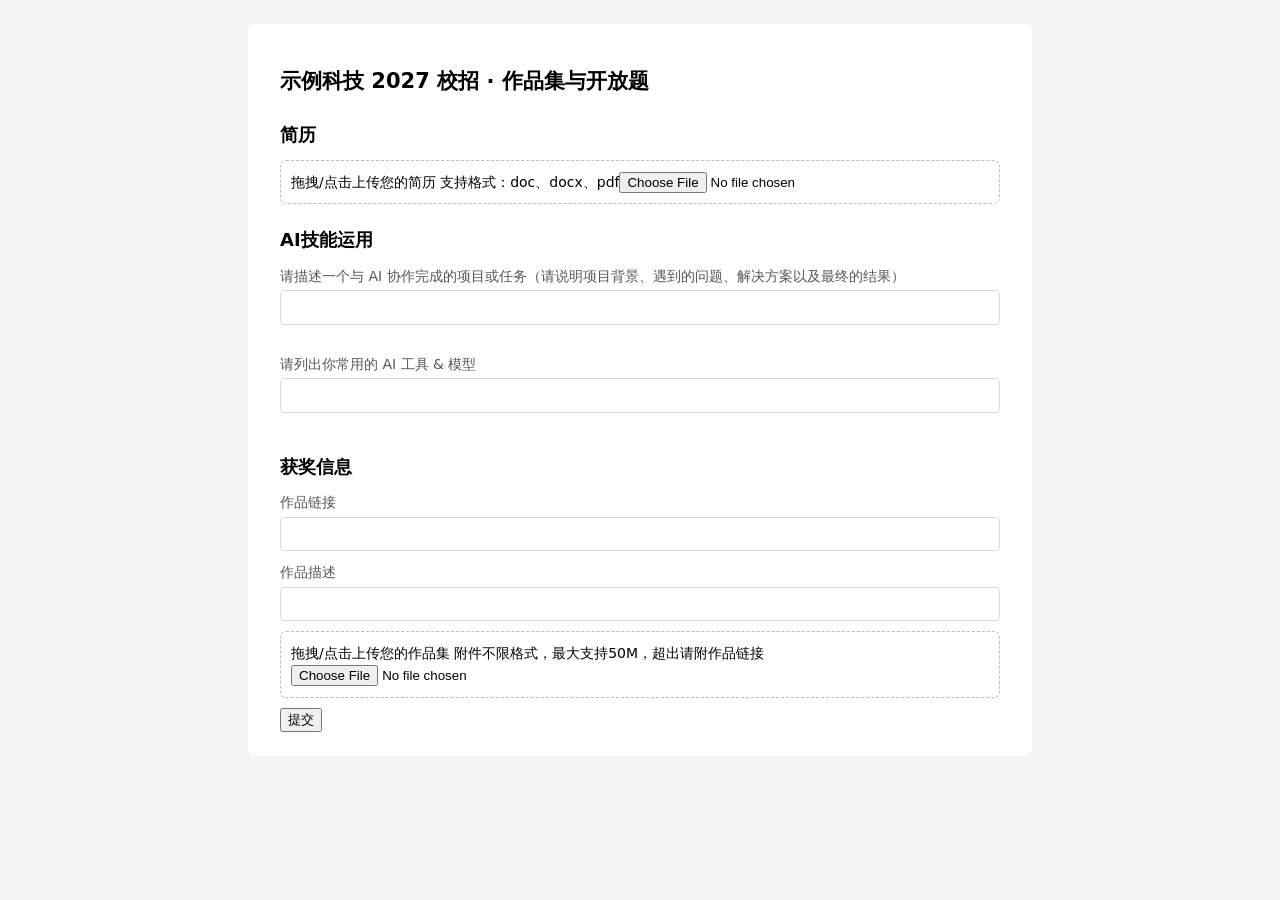
<file: demo/portfolio_style.html>
<!doctype html>
<html lang="zh-CN">
<head>
<meta charset="utf-8">
<title>Demo · 作品集上传 / 字数上限 / 单行输入框（得物、百度，2026-10-09 诊断）</title>
<style>
  body { font: 14px/1.6 system-ui, sans-serif; background: #f4f5f7; margin: 0; }
  .page { max-width: 720px; margin: 24px auto; background: #fff; padding: 24px 32px; border-radius: 8px; }
  .sec-title { font-size: 18px; font-weight: 600; margin: 22px 0 10px; }
  .row { margin: 10px 0; }
  .row > label { display: block; color: #555; margin-bottom: 3px; }
  input[type=text] { width: 100%; box-sizing: border-box; padding: 5px 8px; border: 1px solid #d9d9d9; border-radius: 4px; font: inherit; }
  .counter { color: #d4380d; font-size: 12px; min-height: 18px; }
  .drop { border: 1px dashed #bbb; padding: 10px; border-radius: 6px; }
</style>
</head>
<body>
<div class="page">
  <h2>示例科技 2027 校招 · 作品集与开放题</h2>

  <div class="sec-title">简历</div>
  <div class="row"><div class="drop"><label>拖拽/点击上传您的简历 支持格式：doc、docx、pdf</label><input type="file" data-key="resume"></div></div>

  <div class="sec-title">AI技能运用</div>
  <div class="row"><label>请描述一个与 AI 协作完成的项目或任务（请说明项目背景、遇到的问题、解决方案以及最终的结果）</label>
    <input type="text" data-key="ai_story" data-limit="200"><div class="counter" data-for="ai_story"></div></div>
  <div class="row"><label>请列出你常用的 AI 工具 &amp; 模型</label>
    <input type="text" data-key="ai_tools" data-limit="200"><div class="counter" data-for="ai_tools"></div></div>

  <div class="sec-title">获奖信息</div>
  <div class="row"><label>作品链接</label><input type="text" data-key="work_url"></div>
  <div class="row"><label>作品描述</label><input type="text" data-key="work_desc"></div>
  <div class="row"><div class="drop"><label>拖拽/点击上传您的作品集 附件不限格式，最大支持50M，超出请附作品链接</label>
    <input type="file" data-key="portfolio"></div></div>

  <button type="button" id="submit">提交</button>
</div>
<script>
  // 字数计数：超出上限时显示「超出 N 个字符」（得物飞书招聘的做法），值本身不被截断
  document.querySelectorAll('input[data-limit]').forEach((inp) => {
    const counter = document.querySelector('.counter[data-for="' + inp.dataset.key + '"]');
    const update = () => {
      const over = inp.value.length - Number(inp.dataset.limit);
      counter.textContent = over > 0 ? '超出 ' + over + ' 个字符' : '';
    };
    inp.addEventListener('input', update);
    inp.addEventListener('change', update);
  });
  window.__formValues = () => {
    const out = {};
    document.querySelectorAll('input[type=text]').forEach((i) => { out[i.dataset.key] = i.value; });
    document.querySelectorAll('input[type=file]').forEach((i) => { out[i.dataset.key] = i.files.length ? i.files[0].name : ''; });
    out.__submitted = !!window.__submitted;
    return out;
  };
  document.getElementById('submit').addEventListener('click', () => { window.__submitted = true; });
</script>
</body>
</html>
</file>
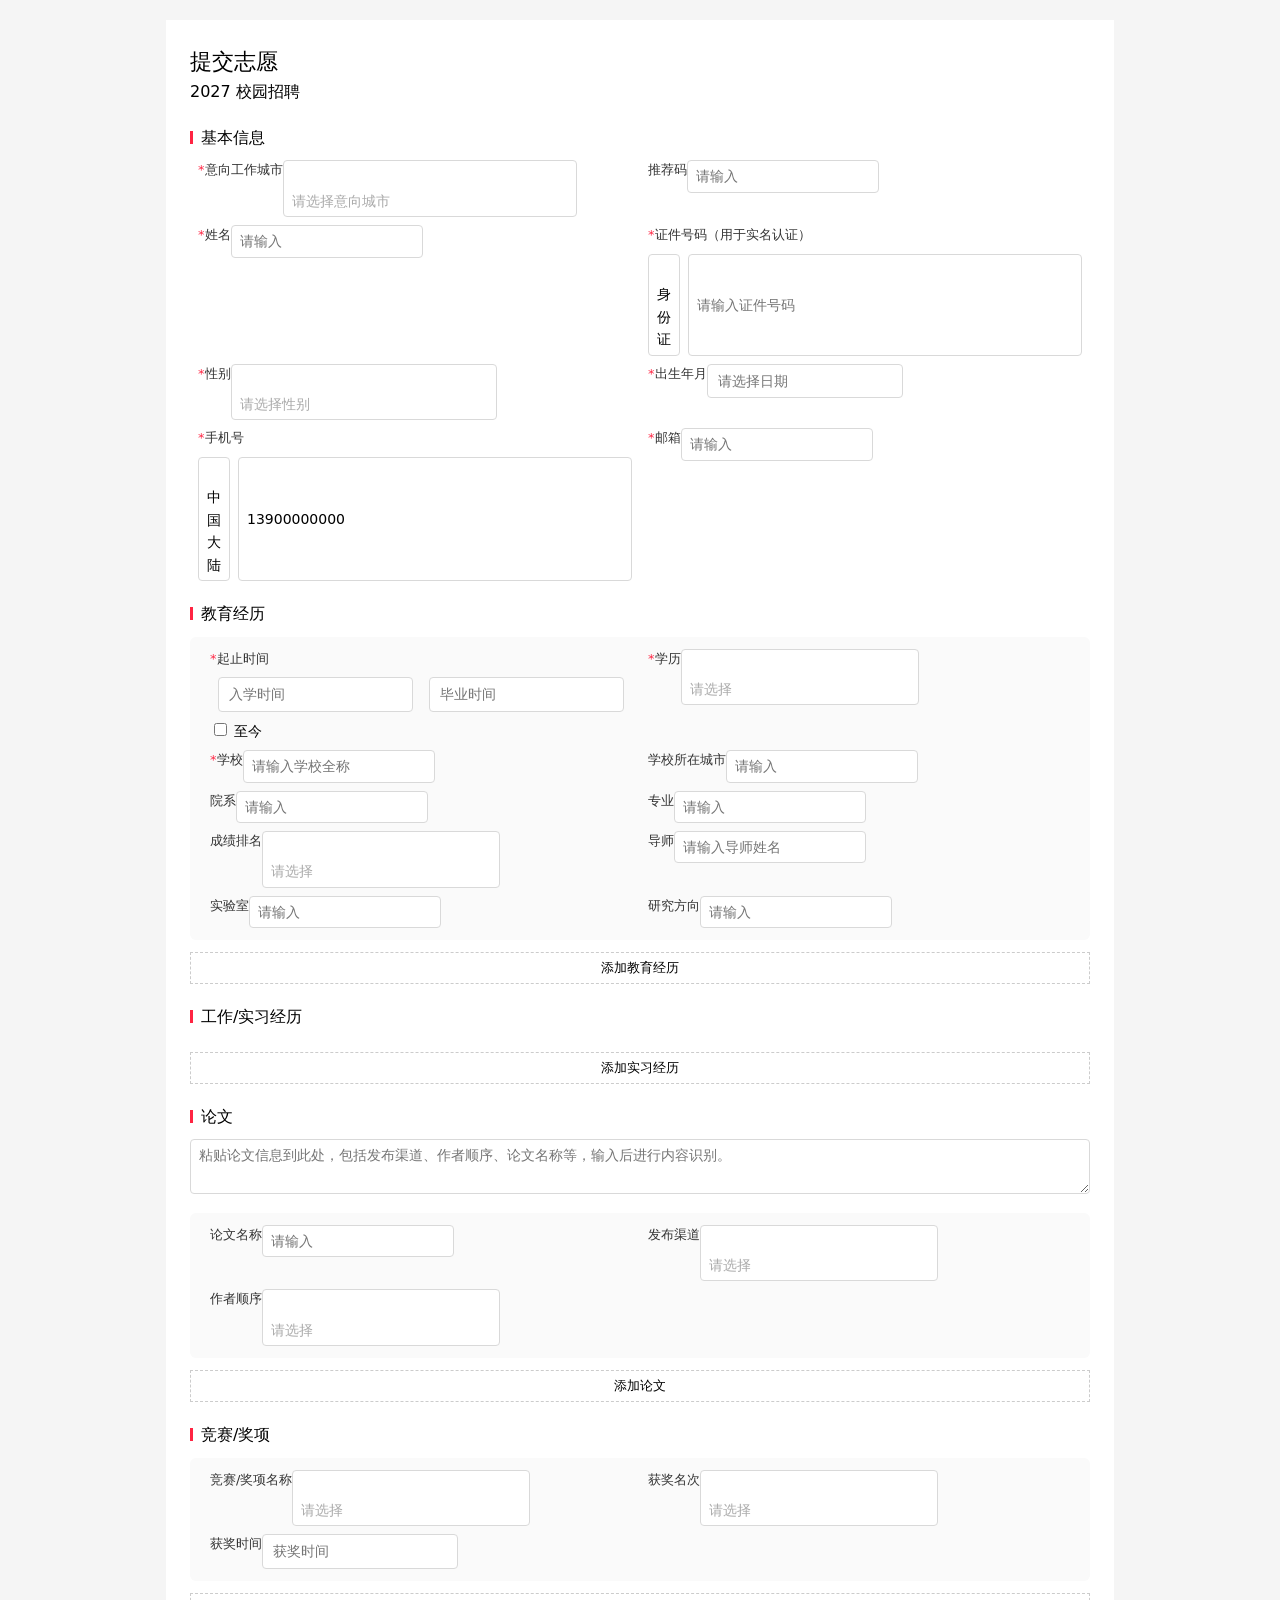
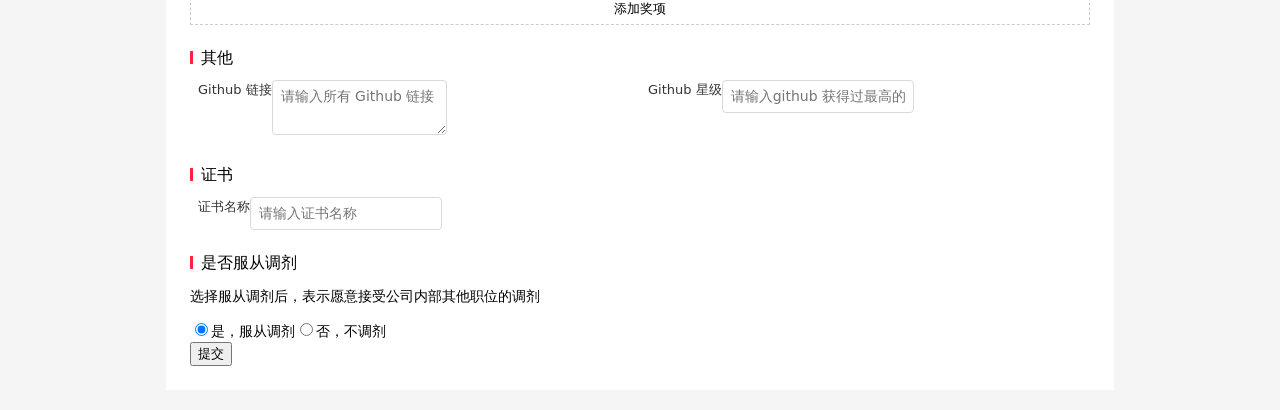
<file: demo/xhs_style.html>
<!doctype html>
<html lang="zh-CN">
<head>
<meta charset="utf-8">
<title>Demo · 小红书结构复刻（Tailwind 标题 / 重复 id / 共用 label）</title>
<!-- 由 tools/gen_xhs_demo.py 生成，不要手改 -->
<style>
  body { font: 14px/1.6 system-ui, sans-serif; background: #f5f5f5; margin: 0; }
  .page { max-width: 900px; margin: 20px auto; background: #fff; padding: 24px; }
  .font-medium { font-weight: 500; } .text-h6 { font-size: 16px; } .text-h2 { font-size: 22px; }
  .bar { width: 3px; height: 13px; background: #ff2442; margin-right: 8px; display: inline-block; }
  .flex { display: flex; } .flex-col { flex-direction: column; } .gap-4 { gap: 12px; } .items-center { align-items: center; }
  .mb-4 { margin: 20px 0 10px; }
  .ant-row { display: flex; flex-wrap: wrap; gap: 8px 0; } .ant-col-12 { width: 50%; box-sizing: border-box; padding: 0 8px; }
  .ant-form-item-label { font-size: 13px; color: #333; } .ant-form-item-required::before { content: "*"; color: #ff2442; }
  .ant-input { width: 100%; box-sizing: border-box; padding: 4px 8px; border: 1px solid #d9d9d9; border-radius: 4px; font: inherit; }
  .ant-picker, .ant-select { display: flex; flex: 1; align-items: center; border: 1px solid #d9d9d9; border-radius: 4px;
    padding: 4px 8px; cursor: pointer; min-height: 22px; background: #fff; }
  .ant-picker input, .ant-select input { border: 0; outline: 0; font: inherit; width: 100%; background: transparent; }
  .ant-select-selection-search { flex: 1; } .ant-select-selection-placeholder { color: #aaa; }
  .block { background: #fafafa; padding: 12px; border-radius: 6px; }
  .dd { position: absolute; z-index: 1000; background: #fff; border: 1px solid #ddd; box-shadow: 0 6px 16px rgba(0,0,0,.12); padding: 6px; }
  .ant-picker-header { display: flex; gap: 4px; } .ant-picker-header-view { flex: 1; text-align: center; }
  .ant-picker-content td { padding: 4px 6px; cursor: pointer; } .ant-select-item-option { padding: 4px 10px; cursor: pointer; }
  .ant-btn { border: 1px dashed #ccc; background: #fff; padding: 6px; cursor: pointer; }
</style>
</head>
<body>
<div class="page">
  <div class="text-h2 font-medium">提交志愿</div>
  <div class="text-h6 font-medium">2027 校园招聘</div>
  <div class="sec"><div class="mb-4"><div class="flex items-center text-h6 font-medium"><div class="bar"></div>基本信息</div></div><div class="flex flex-col gap-4"><div class="ant-row"><div class="ant-col ant-col-12"><div class="ant-row ant-form-item"><div class="ant-col ant-form-item-label"><label for="form_item_intentionVoList_0_workplaces" class="ant-form-item-required" title="意向工作城市">意向工作城市</label></div><div class="ant-col ant-form-item-control"><div class="ant-form-item-control-input"><div class="ant-form-item-control-input-content"><div class="ant-select w-full ant-select-single ant-select-multiple ant-select-show-search" data-options="北京,上海,杭州,苏州,广州" data-key=exp_city><div class="ant-select-selector"><span class="ant-select-selection-search"><input type="search" id="form_item_intentionVoList_0_workplaces" autocomplete="off" ></span><span class="ant-select-selection-placeholder">请选择意向城市</span></div></div></div></div></div></div></div><div class="ant-col ant-col-12"><div class="ant-row ant-form-item"><div class="ant-col ant-form-item-label"><label for="form_item_referCode" class="" title="推荐码">推荐码</label></div><div class="ant-col ant-form-item-control"><div class="ant-form-item-control-input"><div class="ant-form-item-control-input-content"><input class="ant-input" id="form_item_referCode" placeholder="请输入" data-key=refer></div></div></div></div></div><div class="ant-col ant-col-12"><div class="ant-row ant-form-item"><div class="ant-col ant-form-item-label"><label for="form_item_name" class="ant-form-item-required" title="姓名">姓名</label></div><div class="ant-col ant-form-item-control"><div class="ant-form-item-control-input"><div class="ant-form-item-control-input-content"><input class="ant-input" id="form_item_name" placeholder="请输入" data-key=name></div></div></div></div></div><div class="ant-col ant-col-12"><div class="ant-row ant-form-item"><div class="ant-col ant-form-item-label"><label for="form_item_cardNo" class="ant-form-item-required" title="证件号码（用于实名认证）">证件号码（用于实名认证）</label></div><div class="ant-col ant-form-item-control"><div class="ant-form-item-control-input"><div class="ant-form-item-control-input-content"><div style="display:flex;gap:8px"><div class="ant-select ant-select-single" data-options="身份证,护照,港澳通行证" data-key="id_type" data-value="身份证"><div class="ant-select-selector"><span class="ant-select-selection-search"><input type="search" readonly></span><span class="ant-select-selection-item">身份证</span></div></div><input class="ant-input" id="form_item_cardNo" placeholder="请输入证件号码" data-key=id_number></div></div></div></div></div></div><div class="ant-col ant-col-12"><div class="ant-row ant-form-item"><div class="ant-col ant-form-item-label"><label for="form_item_gender" class="ant-form-item-required" title="性别">性别</label></div><div class="ant-col ant-form-item-control"><div class="ant-form-item-control-input"><div class="ant-form-item-control-input-content"><div class="ant-select w-full ant-select-single " data-options="男,女" data-key=gender><div class="ant-select-selector"><span class="ant-select-selection-search"><input type="search" id="form_item_gender" autocomplete="off" readonly></span><span class="ant-select-selection-placeholder">请选择性别</span></div></div></div></div></div></div></div><div class="ant-col ant-col-12"><div class="ant-row ant-form-item"><div class="ant-col ant-form-item-label"><label for="form_item_birthday" class="ant-form-item-required" title="出生年月">出生年月</label></div><div class="ant-col ant-form-item-control"><div class="ant-form-item-control-input"><div class="ant-form-item-control-input-content"><div class="ant-picker w-full" data-mode="month" data-key=birth><div class="ant-picker-input"><input id="form_item_birthday" readonly placeholder="请选择日期"></div></div></div></div></div></div></div><div class="ant-col ant-col-12"><div class="ant-row ant-form-item"><div class="ant-col ant-form-item-label"><label for="form_item_phone" class="ant-form-item-required" title="手机号">手机号</label></div><div class="ant-col ant-form-item-control"><div class="ant-form-item-control-input"><div class="ant-form-item-control-input-content"><div style="display:flex;gap:8px"><div class="ant-select ant-select-single" data-options="中国大陆,中国香港,新加坡" data-key="area" data-value="中国大陆"><div class="ant-select-selector"><span class="ant-select-selection-search"><input type="search" readonly></span><span class="ant-select-selection-item">中国大陆</span></div></div><input class="ant-input" id="form_item_phone" placeholder="请输入" data-key=phone value="13900000000"></div></div></div></div></div></div><div class="ant-col ant-col-12"><div class="ant-row ant-form-item"><div class="ant-col ant-form-item-label"><label for="form_item_email" class="ant-form-item-required" title="邮箱">邮箱</label></div><div class="ant-col ant-form-item-control"><div class="ant-form-item-control-input"><div class="ant-form-item-control-input-content"><input class="ant-input" id="form_item_email" placeholder="请输入" data-key=email></div></div></div></div></div></div></div></div><div class="sec"><div class="mb-4"><div class="flex items-center text-h6 font-medium"><div class="bar"></div>教育经历</div></div><div class="flex flex-col gap-4"><div id="edu-list" data-list="edu"><div class="block"><div class="ant-row"><div class="ant-col ant-col-12"><div class="ant-row ant-form-item"><div class="ant-col ant-form-item-label"><label for="form_item_resumeVo_resumeEducationInfo_0_startDate" class="ant-form-item-required" title="起止时间">起止时间</label></div><div class="ant-col ant-form-item-control"><div class="ant-form-item-control-input"><div class="ant-form-item-control-input-content"><div class="ant-row"><div class="ant-col ant-col-12"><div class="ant-picker w-full" data-mode="month" data-f=start><div class="ant-picker-input"><input id="form_item_resumeVo_resumeEducationInfo_0_startDate" readonly placeholder="入学时间"></div></div></div><div class="ant-col ant-col-12"><div class="ant-picker w-full" data-mode="month" data-f=end><div class="ant-picker-input"><input id="form_item_resumeVo_resumeEducationInfo_0_startDate" readonly placeholder="毕业时间"></div></div></div><label class="ant-checkbox-wrapper"><input type="checkbox" class="present-toggle"> 至今</label></div></div></div></div></div></div><div class="ant-col ant-col-12"><div class="ant-row ant-form-item"><div class="ant-col ant-form-item-label"><label for="form_item_resumeVo_resumeEducationInfo_0_degree" class="ant-form-item-required" title="学历">学历</label></div><div class="ant-col ant-form-item-control"><div class="ant-form-item-control-input"><div class="ant-form-item-control-input-content"><div class="ant-select w-full ant-select-single " data-options="本科,硕士,博士" data-f=degree><div class="ant-select-selector"><span class="ant-select-selection-search"><input type="search" id="form_item_resumeVo_resumeEducationInfo_0_degree" autocomplete="off" readonly></span><span class="ant-select-selection-placeholder">请选择</span></div></div></div></div></div></div></div><div class="ant-col ant-col-12"><div class="ant-row ant-form-item"><div class="ant-col ant-form-item-label"><label for="form_item_resumeVo_resumeEducationInfo_0_school" class="ant-form-item-required" title="学校">学校</label></div><div class="ant-col ant-form-item-control"><div class="ant-form-item-control-input"><div class="ant-form-item-control-input-content"><input class="ant-input" id="form_item_resumeVo_resumeEducationInfo_0_school" placeholder="请输入学校全称" data-f=school></div></div></div></div></div><div class="ant-col ant-col-12"><div class="ant-row ant-form-item"><div class="ant-col ant-form-item-label"><label for="form_item_resumeVo_resumeEducationInfo_0_city" class="" title="学校所在城市">学校所在城市</label></div><div class="ant-col ant-form-item-control"><div class="ant-form-item-control-input"><div class="ant-form-item-control-input-content"><input class="ant-input" id="form_item_resumeVo_resumeEducationInfo_0_city" placeholder="请输入" data-f=city></div></div></div></div></div><div class="ant-col ant-col-12"><div class="ant-row ant-form-item"><div class="ant-col ant-form-item-label"><label for="form_item_resumeVo_resumeEducationInfo_0_college" class="" title="院系">院系</label></div><div class="ant-col ant-form-item-control"><div class="ant-form-item-control-input"><div class="ant-form-item-control-input-content"><input class="ant-input" id="form_item_resumeVo_resumeEducationInfo_0_college" placeholder="请输入" data-f=college></div></div></div></div></div><div class="ant-col ant-col-12"><div class="ant-row ant-form-item"><div class="ant-col ant-form-item-label"><label for="form_item_resumeVo_resumeEducationInfo_0_major" class="" title="专业">专业</label></div><div class="ant-col ant-form-item-control"><div class="ant-form-item-control-input"><div class="ant-form-item-control-input-content"><input class="ant-input" id="form_item_resumeVo_resumeEducationInfo_0_major" placeholder="请输入" data-f=major></div></div></div></div></div><div class="ant-col ant-col-12"><div class="ant-row ant-form-item"><div class="ant-col ant-form-item-label"><label for="form_item_resumeVo_resumeEducationInfo_0_rank" class="" title="成绩排名">成绩排名</label></div><div class="ant-col ant-form-item-control"><div class="ant-form-item-control-input"><div class="ant-form-item-control-input-content"><div class="ant-select w-full ant-select-single " data-options="前5%,前10%,前20%,前50%,其他" data-f=rank><div class="ant-select-selector"><span class="ant-select-selection-search"><input type="search" id="form_item_resumeVo_resumeEducationInfo_0_rank" autocomplete="off" readonly></span><span class="ant-select-selection-placeholder">请选择</span></div></div></div></div></div></div></div><div class="ant-col ant-col-12"><div class="ant-row ant-form-item"><div class="ant-col ant-form-item-label"><label for="form_item_resumeVo_resumeEducationInfo_0_tutor" class="" title="导师">导师</label></div><div class="ant-col ant-form-item-control"><div class="ant-form-item-control-input"><div class="ant-form-item-control-input-content"><input class="ant-input" id="form_item_resumeVo_resumeEducationInfo_0_tutor" placeholder="请输入导师姓名" data-f=advisor></div></div></div></div></div><div class="ant-col ant-col-12"><div class="ant-row ant-form-item"><div class="ant-col ant-form-item-label"><label for="form_item_resumeVo_resumeEducationInfo_0_lab" class="" title="实验室">实验室</label></div><div class="ant-col ant-form-item-control"><div class="ant-form-item-control-input"><div class="ant-form-item-control-input-content"><input class="ant-input" id="form_item_resumeVo_resumeEducationInfo_0_lab" placeholder="请输入" data-f=lab></div></div></div></div></div><div class="ant-col ant-col-12"><div class="ant-row ant-form-item"><div class="ant-col ant-form-item-label"><label for="form_item_resumeVo_resumeEducationInfo_0_direction" class="" title="研究方向">研究方向</label></div><div class="ant-col ant-form-item-control"><div class="ant-form-item-control-input"><div class="ant-form-item-control-input-content"><input class="ant-input" id="form_item_resumeVo_resumeEducationInfo_0_direction" placeholder="请输入" data-f=research></div></div></div></div></div></div></div></div><button class="ant-btn" type="button" data-add-for="edu-list"><div class="text-brand-06">添加教育经历</div></button></div></div><div class="sec"><div class="mb-4"><div class="flex items-center text-h6 font-medium"><div class="bar"></div>工作/实习经历</div></div><div class="flex flex-col gap-4"><div id="work-list" data-list="work"><template><div class="block"><div class="ant-row"><div class="ant-col ant-col-12"><div class="ant-row ant-form-item"><div class="ant-col ant-form-item-label"><label for="form_item_resumeVo_resumeInternshipInfo_0_startDate" class="ant-form-item-required" title="起止时间">起止时间</label></div><div class="ant-col ant-form-item-control"><div class="ant-form-item-control-input"><div class="ant-form-item-control-input-content"><div class="ant-row"><div class="ant-col ant-col-12"><div class="ant-picker w-full" data-mode="month" data-f=start><div class="ant-picker-input"><input id="form_item_resumeVo_resumeInternshipInfo_0_startDate" readonly placeholder="开始时间"></div></div></div><div class="ant-col ant-col-12"><div class="ant-picker w-full" data-mode="month" data-f=end><div class="ant-picker-input"><input id="form_item_resumeVo_resumeInternshipInfo_0_startDate" readonly placeholder="结束时间"></div></div></div><label class="ant-checkbox-wrapper"><input type="checkbox" class="present-toggle"> 至今</label></div></div></div></div></div></div><div class="ant-col ant-col-12"><div class="ant-row ant-form-item"><div class="ant-col ant-form-item-label"><label for="form_item_resumeVo_resumeInternshipInfo_0_company" class="" title="公司">公司</label></div><div class="ant-col ant-form-item-control"><div class="ant-form-item-control-input"><div class="ant-form-item-control-input-content"><input class="ant-input" id="form_item_resumeVo_resumeInternshipInfo_0_company" placeholder="请输入" data-f=company></div></div></div></div></div><div class="ant-col ant-col-12"><div class="ant-row ant-form-item"><div class="ant-col ant-form-item-label"><label for="form_item_resumeVo_resumeInternshipInfo_0_department" class="" title="部门">部门</label></div><div class="ant-col ant-form-item-control"><div class="ant-form-item-control-input"><div class="ant-form-item-control-input-content"><input class="ant-input" id="form_item_resumeVo_resumeInternshipInfo_0_department" placeholder="请输入" data-f=department></div></div></div></div></div><div class="ant-col ant-col-12"><div class="ant-row ant-form-item"><div class="ant-col ant-form-item-label"><label for="form_item_resumeVo_resumeInternshipInfo_0_position" class="" title="职位">职位</label></div><div class="ant-col ant-form-item-control"><div class="ant-form-item-control-input"><div class="ant-form-item-control-input-content"><input class="ant-input" id="form_item_resumeVo_resumeInternshipInfo_0_position" placeholder="请输入" data-f=title></div></div></div></div></div><div class="ant-col ant-col-12"><div class="ant-row ant-form-item"><div class="ant-col ant-form-item-label"><label for="form_item_resumeVo_resumeInternshipInfo_0_type" class="" title="工作性质">工作性质</label></div><div class="ant-col ant-form-item-control"><div class="ant-form-item-control-input"><div class="ant-form-item-control-input-content"><div class="ant-select w-full ant-select-single " data-options="实习,全职,兼职" data-f=kind><div class="ant-select-selector"><span class="ant-select-selection-search"><input type="search" id="form_item_resumeVo_resumeInternshipInfo_0_type" autocomplete="off" readonly></span><span class="ant-select-selection-placeholder">请选择</span></div></div></div></div></div></div></div><div class="ant-col ant-col-12"><div class="ant-row ant-form-item"><div class="ant-col ant-form-item-label"><label for="form_item_resumeVo_resumeInternshipInfo_0_desc" class="" title="工作描述">工作描述</label></div><div class="ant-col ant-form-item-control"><div class="ant-form-item-control-input"><div class="ant-form-item-control-input-content"><textarea class="ant-input" id="form_item_resumeVo_resumeInternshipInfo_0_desc" placeholder="请输入" data-f=desc></textarea></div></div></div></div></div></div></div></template></div><button class="ant-btn" type="button" data-add-for="work-list"><div class="text-brand-06">添加实习经历</div></button></div></div><div class="sec"><div class="mb-4"><div class="flex items-center text-h6 font-medium"><div class="bar"></div>论文</div></div><div class="flex flex-col gap-4"><div class="paste"><textarea class="ant-input" id="paste" placeholder="粘贴论文信息到此处，包括发布渠道、作者顺序、论文名称等，输入后进行内容识别。" data-key=paste></textarea></div><div id="paper-list" data-list="paper"><div class="block"><div class="ant-row"><div class="ant-col ant-col-12"><div class="ant-row ant-form-item"><div class="ant-col ant-form-item-label"><label for="form_item_resumeVo_resumePaperInfo_0_name" class="" title="论文名称">论文名称</label></div><div class="ant-col ant-form-item-control"><div class="ant-form-item-control-input"><div class="ant-form-item-control-input-content"><input class="ant-input" id="form_item_resumeVo_resumePaperInfo_0_name" placeholder="请输入" data-f=title></div></div></div></div></div><div class="ant-col ant-col-12"><div class="ant-row ant-form-item"><div class="ant-col ant-form-item-label"><label for="form_item_resumeVo_resumePaperInfo_0_channel" class="" title="发布渠道">发布渠道</label></div><div class="ant-col ant-form-item-control"><div class="ant-form-item-control-input"><div class="ant-form-item-control-input-content"><div class="ant-select w-full ant-select-single ant-select-show-search ant-select-auto-complete" data-options="Nature,Science,NeurIPS" data-f=venue><div class="ant-select-selector"><span class="ant-select-selection-search"><input type="search" id="form_item_resumeVo_resumePaperInfo_0_channel" autocomplete="off" ></span><span class="ant-select-selection-placeholder">请选择</span></div></div></div></div></div></div></div><div class="ant-col ant-col-12"><div class="ant-row ant-form-item"><div class="ant-col ant-form-item-label"><label for="form_item_resumeVo_resumePaperInfo_0_order" class="" title="作者顺序">作者顺序</label></div><div class="ant-col ant-form-item-control"><div class="ant-form-item-control-input"><div class="ant-form-item-control-input-content"><div class="ant-select w-full ant-select-single " data-options="第一作者,第二作者,通讯作者,其他" data-f=order><div class="ant-select-selector"><span class="ant-select-selection-search"><input type="search" id="form_item_resumeVo_resumePaperInfo_0_order" autocomplete="off" readonly></span><span class="ant-select-selection-placeholder">请选择</span></div></div></div></div></div></div></div></div></div></div><button class="ant-btn" type="button" data-add-for="paper-list"><div class="text-brand-06">添加论文</div></button></div></div><div class="sec"><div class="mb-4"><div class="flex items-center text-h6 font-medium"><div class="bar"></div>竞赛/奖项</div></div><div class="flex flex-col gap-4"><div id="award-list" data-list="award"><div class="block"><div class="ant-row"><div class="ant-col ant-col-12"><div class="ant-row ant-form-item"><div class="ant-col ant-form-item-label"><label for="form_item_resumeVo_resumePaperInfo_0_name" class="" title="竞赛/奖项名称">竞赛/奖项名称</label></div><div class="ant-col ant-form-item-control"><div class="ant-form-item-control-input"><div class="ant-form-item-control-input-content"><div class="ant-select w-full ant-select-single ant-select-show-search ant-select-auto-complete" data-options="ACM-ICPC,数学建模" data-f=name><div class="ant-select-selector"><span class="ant-select-selection-search"><input type="search" id="form_item_resumeVo_resumePaperInfo_0_name" autocomplete="off" ></span><span class="ant-select-selection-placeholder">请选择</span></div></div></div></div></div></div></div><div class="ant-col ant-col-12"><div class="ant-row ant-form-item"><div class="ant-col ant-form-item-label"><label for="form_item_resumeVo_resumePaperInfo_0_rank" class="" title="获奖名次">获奖名次</label></div><div class="ant-col ant-form-item-control"><div class="ant-form-item-control-input"><div class="ant-form-item-control-input-content"><div class="ant-select w-full ant-select-single " data-options="一等奖,二等奖,三等奖" data-f=rank><div class="ant-select-selector"><span class="ant-select-selection-search"><input type="search" id="form_item_resumeVo_resumePaperInfo_0_rank" autocomplete="off" readonly></span><span class="ant-select-selection-placeholder">请选择</span></div></div></div></div></div></div></div><div class="ant-col ant-col-12"><div class="ant-row ant-form-item"><div class="ant-col ant-form-item-label"><label for="form_item_resumeVo_resumePaperInfo_0_date" class="" title="获奖时间">获奖时间</label></div><div class="ant-col ant-form-item-control"><div class="ant-form-item-control-input"><div class="ant-form-item-control-input-content"><div class="ant-picker w-full" data-mode="month" data-f=date><div class="ant-picker-input"><input id="form_item_resumeVo_resumePaperInfo_0_date" readonly placeholder="获奖时间"></div></div></div></div></div></div></div></div></div></div><button class="ant-btn" type="button" data-add-for="award-list"><div class="text-brand-06">添加奖项</div></button></div></div><div class="sec"><div class="mb-4"><div class="flex items-center text-h6 font-medium"><div class="bar"></div>其他</div></div><div class="flex flex-col gap-4"><div class="ant-row"><div class="ant-col ant-col-12"><div class="ant-row ant-form-item"><div class="ant-col ant-form-item-label"><label for="form_item_github" class="" title="Github 链接">Github 链接</label></div><div class="ant-col ant-form-item-control"><div class="ant-form-item-control-input"><div class="ant-form-item-control-input-content"><textarea class="ant-input" id="form_item_github" placeholder="请输入所有 Github 链接" data-key=github></textarea></div></div></div></div></div><div class="ant-col ant-col-12"><div class="ant-row ant-form-item"><div class="ant-col ant-form-item-label"><label for="form_item_star" class="" title="Github 星级">Github 星级</label></div><div class="ant-col ant-form-item-control"><div class="ant-form-item-control-input"><div class="ant-form-item-control-input-content"><input class="ant-input" id="form_item_star" placeholder="请输入github 获得过最高的星级" data-key=star></div></div></div></div></div></div></div></div><div class="sec"><div class="mb-4"><div class="flex items-center text-h6 font-medium"><div class="bar"></div>证书</div></div><div class="flex flex-col gap-4"><div class="ant-row"><div class="ant-col ant-col-12"><div class="ant-row ant-form-item"><div class="ant-col ant-form-item-label"><label for="form_item_cert" class="" title="证书名称">证书名称</label></div><div class="ant-col ant-form-item-control"><div class="ant-form-item-control-input"><div class="ant-form-item-control-input-content"><input class="ant-input" id="form_item_cert" placeholder="请输入证书名称" data-key=cert></div></div></div></div></div></div></div></div><div class="sec"><div class="mb-4"><div class="flex items-center text-h6 font-medium"><div class="bar"></div>是否服从调剂</div></div><div class="flex flex-col gap-4"><div role="alert" class="ant-alert"><div class="ant-alert-message">选择服从调剂后，表示愿意接受公司内部其他职位的调剂</div></div><div class="ant-row ant-form-item"><div class="ant-col ant-form-item-control"><div class="ant-radio-group" id="form_item_allowAdjustment" data-key="adjust"><label class="ant-radio-wrapper"><span class="ant-radio"><input type="radio" class="ant-radio-input" value="true" checked></span><span>是，服从调剂</span></label><label class="ant-radio-wrapper"><span class="ant-radio"><input type="radio" class="ant-radio-input" value="false"></span><span>否，不调剂</span></label></div></div></div></div></div>
  <button type="button" data-submit>提交</button>
</div>
<script src="antd-widgets.js"></script>
</body>
</html>
</file>
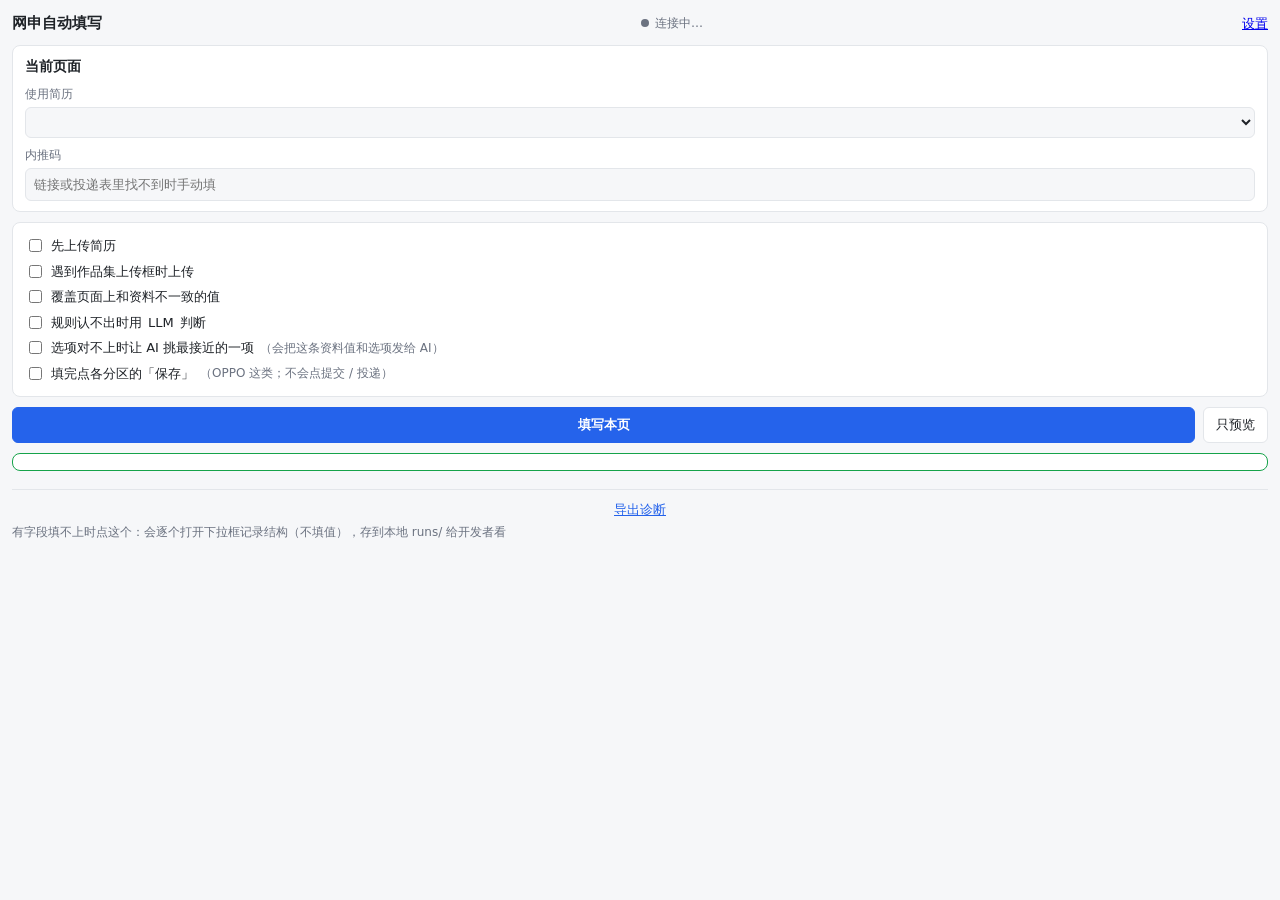
<file: extension/sidepanel.html>
<!doctype html>
<html lang="zh-CN">
<head>
<meta charset="utf-8">
<title>网申自动填写</title>
<link rel="stylesheet" href="sidepanel.css">
</head>
<body>
  <header>
    <h1>网申自动填写</h1>
    <span id="status" class="status" title="本地服务状态"><span class="dot"></span><span id="status-text">连接中…</span></span>
    <a id="open-ui" class="link" href="http://127.0.0.1:8765/ui/" target="_blank" title="打开助手：资料、AI 接口">设置</a>
  </header>

  <section id="offline" class="card warn" hidden>
    <strong>本地服务没有启动</strong>
    <p>双击项目文件夹里的 <code>打开自动填写助手.bat</code>，保持助手窗口开着，然后点
      <button id="retry" class="link">重新连接</button></p>
  </section>

  <section class="card">
    <div class="row">
      <div>
        <div id="company" class="company">当前页面</div>
        <div id="ats" class="muted"></div>
      </div>
    </div>
    <label class="field" id="resume-row" hidden>
      <span>使用简历</span>
      <select id="resume-pick"></select>
    </label>
    <label class="field">
      <span>内推码</span>
      <input id="referral" placeholder="链接或投递表里找不到时手动填" autocomplete="off">
    </label>
  </section>

  <section class="card options">
    <label><input type="checkbox" id="opt-upload"> 先上传简历 <span id="resume-name" class="muted"></span></label>
    <label id="row-portfolio" hidden><input type="checkbox" id="opt-portfolio"> 遇到作品集上传框时上传 <span id="portfolio-name" class="muted"></span></label>
    <label><input type="checkbox" id="opt-overwrite"> 覆盖页面上和资料不一致的值</label>
    <label><input type="checkbox" id="opt-llm"> 规则认不出时用 <span id="llm-name">LLM</span> 判断</label>
    <label title="只在选项对不上时才问；只发这一条资料值和选项，不发姓名 / 手机 / 邮箱 / 证件号 / 出生日期；结果标黄让你确认"><input type="checkbox" id="opt-aipick"> 选项对不上时让 AI 挑最接近的一项 <span class="muted">（会把这条资料值和选项发给 AI）</span></label>
    <label><input type="checkbox" id="opt-save"> 填完点各分区的「保存」<span class="muted">（OPPO 这类；不会点提交 / 投递）</span></label>
  </section>

  <div class="actions">
    <button id="fill" class="primary">填写本页</button>
    <button id="preview">只预览</button>
    <button id="stop" hidden>停止</button>
  </div>
  <div id="progress" class="progress" hidden></div>
  <div id="jobs" class="muted" hidden></div>
  <div id="notice" class="notice" hidden></div>

  <section id="result" hidden>
    <div id="chips" class="chips"></div>
    <div id="upload-note" class="muted"></div>
    <ul id="sections" class="list plain"></ul>
    <h2 id="todo-title">需要你处理</h2>
    <ul id="todo" class="list"></ul>
    <h2 id="unused-title">这张表没地方填的资料</h2>
    <ul id="unused" class="list plain"></ul>
    <p class="tip">工具不会点提交。请逐项检查，确认无误后自己提交。表单分多页时，翻页后再点一次「填写本页」。</p>
  </section>

  <footer>
    <button id="diag" class="link">导出诊断</button>
    <span class="muted">有字段填不上时点这个：会逐个打开下拉框记录结构（不填值），存到本地 runs/ 给开发者看</span>
  </footer>

  <script src="flow.js"></script>
  <script src="sidepanel.js"></script>
</body>
</html>
</file>
<file: extension/sidepanel.css>
:root {
  --bg: #f6f7f9; --card: #ffffff; --text: #1f2328; --muted: #6b7280; --border: #e3e6ea;
  --primary: #2563eb; --primary-text: #ffffff;
  --ok: #16a34a; --warn: #d97706; --bad: #dc2626; --sens: #7c3aed;
  --warn-bg: #fff7ed;
}
@media (prefers-color-scheme: dark) {
  :root {
    --bg: #17191c; --card: #212429; --text: #e6e8eb; --muted: #9aa1ab; --border: #33373d;
    --primary: #3b82f6; --ok: #22c55e; --warn: #f59e0b; --bad: #f87171; --sens: #a78bfa;
    --warn-bg: #2b2117;
  }
}
* { box-sizing: border-box; }
body { margin: 0; padding: 12px; background: var(--bg); color: var(--text);
  font: 13px/1.5 "Segoe UI", "Microsoft YaHei", system-ui, sans-serif; }
header { display: flex; align-items: center; justify-content: space-between; margin-bottom: 10px; }
h1 { font-size: 15px; margin: 0; }
h2 { font-size: 13px; margin: 14px 0 6px; }
.status { display: inline-flex; align-items: center; gap: 6px; color: var(--muted); font-size: 12px;
  max-width: 55%; white-space: nowrap; overflow: hidden; text-overflow: ellipsis; }
.status .dot { flex: none; }
.dot { width: 8px; height: 8px; border-radius: 50%; background: var(--muted); }
.status.on .dot { background: var(--ok); }
.status.off .dot { background: var(--bad); }
.card { background: var(--card); border: 1px solid var(--border); border-radius: 8px; padding: 10px 12px; margin-bottom: 10px; }
.card.warn { background: var(--warn-bg); border-color: var(--warn); }
.card.warn p { margin: 4px 0 0; }
.company { font-weight: 600; font-size: 14px; }
.muted { color: var(--muted); font-size: 12px; }
.field { display: flex; flex-direction: column; gap: 4px; margin-top: 8px; }
.field span { color: var(--muted); font-size: 12px; }
input[type="text"], input:not([type]), select { padding: 6px 8px; border: 1px solid var(--border); border-radius: 6px;
  background: var(--bg); color: var(--text); font: inherit; }
.options label { display: flex; align-items: center; gap: 6px; padding: 3px 0; cursor: pointer; }
.actions { display: flex; gap: 8px; }
button { font: inherit; border: 1px solid var(--border); background: var(--card); color: var(--text);
  border-radius: 6px; padding: 7px 12px; cursor: pointer; }
button.primary { flex: 1; background: var(--primary); border-color: var(--primary); color: var(--primary-text); font-weight: 600; }
button:disabled { opacity: .55; cursor: default; }
button.link { border: 0; padding: 0; background: none; color: var(--primary); text-decoration: underline; }
.progress { margin-top: 8px; color: var(--muted); }
.chips { display: flex; flex-wrap: wrap; gap: 6px; margin-top: 12px; }
.chip { border-radius: 999px; padding: 2px 10px; font-size: 12px; border: 1px solid var(--border); background: var(--card); }
.chip b { margin-left: 4px; }
.chip.filled b { color: var(--ok); } .chip.uncertain b { color: var(--warn); }
.chip.unfilled b { color: var(--bad); } .chip.sensitive b { color: var(--sens); }
.list { list-style: none; padding: 0; margin: 0; background: var(--card); border: 1px solid var(--border); border-radius: 8px; }
.list li { padding: 7px 10px; border-top: 1px solid var(--border); }
.list li:first-child { border-top: 0; }
.list:not(.plain) li { cursor: pointer; }
.list:not(.plain) li:hover { background: var(--bg); }
.list .label { font-weight: 600; }
.list .note { color: var(--muted); font-size: 12px; overflow-wrap: anywhere; }
.list .tag { display: inline-block; width: 8px; height: 8px; border-radius: 50%; margin-right: 6px; }
.tag.uncertain { background: var(--warn); } .tag.unfilled { background: var(--bad); } .tag.sensitive { background: var(--sens); }
.tip { color: var(--muted); font-size: 12px; margin-top: 12px; }
.error { color: var(--bad); }
footer { margin-top: 18px; padding-top: 10px; border-top: 1px solid var(--border); display: flex; flex-direction: column; gap: 4px; }
#stop { border-color: var(--bad); color: var(--bad); }
.notice { margin-top: 10px; padding: 8px 10px; border-radius: 8px; border: 1px solid var(--ok); background: var(--card); display: flex; flex-direction: column; gap: 4px; overflow-wrap: anywhere; }
.notice .link { align-self: flex-start; }
</file>
